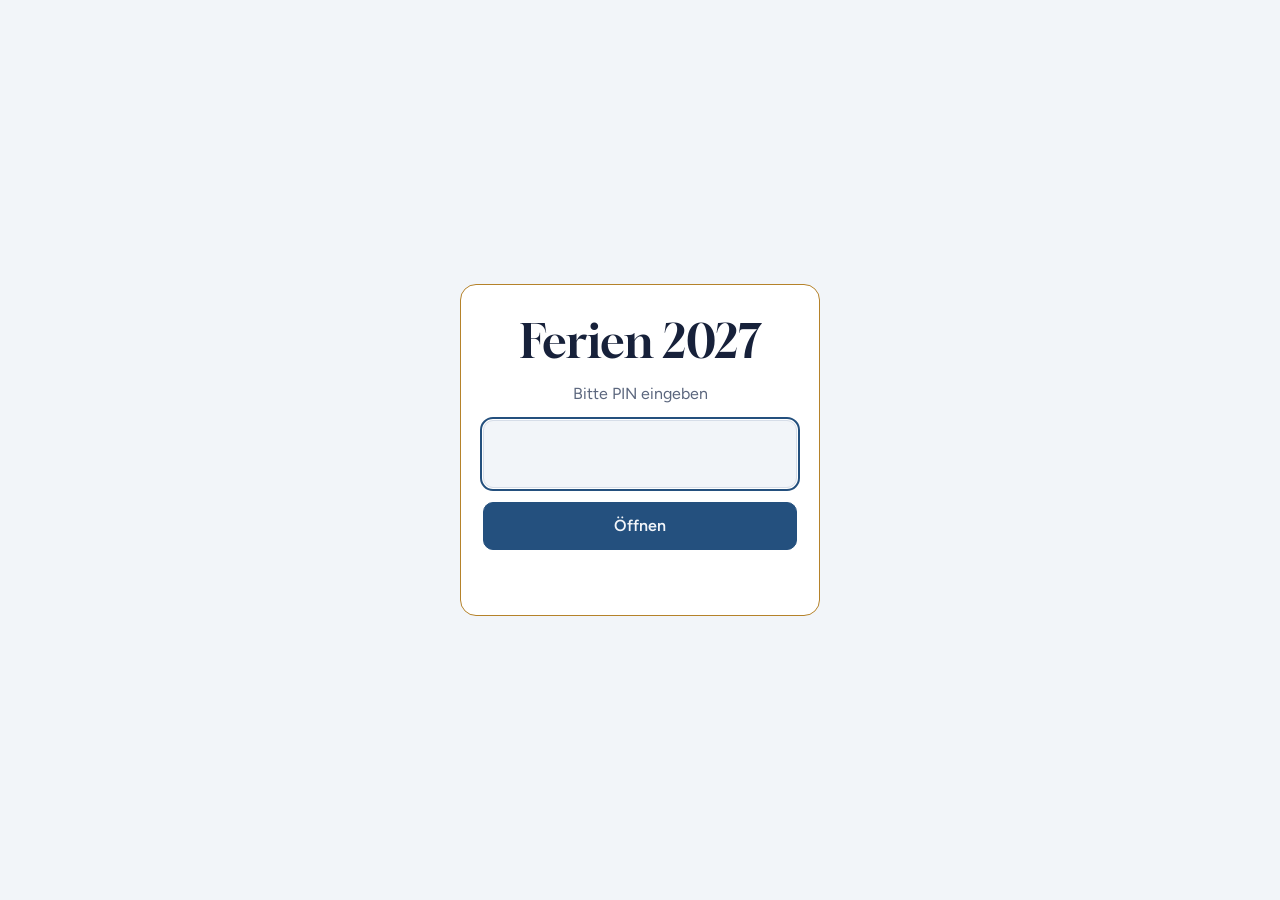
<file: ferien2027/index.html>
<!DOCTYPE html>
<html lang="de">
<head>
<meta charset="utf-8">
<meta name="viewport" content="width=device-width, initial-scale=1, viewport-fit=cover">
<meta name="robots" content="noindex, nofollow">
<title>Ferien 2027</title>
<link rel="preconnect" href="https://fonts.googleapis.com">
<link rel="preconnect" href="https://fonts.gstatic.com" crossorigin>
<link href="https://fonts.googleapis.com/css2?family=Figtree:wght@400;500;600;700&family=Gloock&display=swap" rel="stylesheet">
<style>
:root{--bg:#F2F5F9;--card:#FFF;--ink:#17213A;--muted:#5B667D;--line:#D6DDE8;--lake:#24507E;--gold:#B5822A;--gold-soft:#F6EBD6;--ok:#2E7D4F;--ok-soft:#E3F2E8;--warn:#A4521B;--warn-soft:#FBE9DC}
@media (prefers-color-scheme:dark){:root{--bg:#0F1524;--card:#18213A;--ink:#E8ECF4;--muted:#9AA5BC;--line:#2B3654;--lake:#7FA8D6;--gold:#D9A954;--gold-soft:#3A2F1A;--ok:#7CCB9A;--ok-soft:#18332A;--warn:#E8A070;--warn-soft:#3A2618}}
*{box-sizing:border-box}
html,body{margin:0;background:var(--bg);color:var(--ink);font-family:Figtree,system-ui,sans-serif;font-size:16px;line-height:1.5;-webkit-text-size-adjust:100%}
h1,h2,h3{font-family:Gloock,Georgia,serif;font-weight:400;line-height:1.15;margin:0}
.wrap{max-width:860px;margin:0 auto;padding:28px 16px 64px}
/* lock */
#lock{min-height:100vh;min-height:100dvh;display:flex;align-items:center;justify-content:center;padding:20px}
.lock-card{width:100%;max-width:360px;display:flex;flex-direction:column;align-items:center;gap:14px;text-align:center;padding:30px 22px;border-radius:16px;background:var(--card);border:1px solid var(--gold)}
.lock-card h1{font-size:clamp(36px,10vw,46px)}
.lock-card p{margin:0;color:var(--muted)}
#pin{width:100%;font:inherit;font-size:28px;letter-spacing:.5em;text-align:center;padding:12px 0 12px .5em;border:1px solid var(--line);border-radius:10px;background:var(--bg);color:var(--ink)}
#pin:focus{outline:2px solid var(--lake);outline-offset:1px}
button{font:inherit;font-size:16px;font-weight:600;border-radius:10px;padding:11px 16px;cursor:pointer;border:1px solid var(--lake);background:var(--lake);color:var(--bg);width:100%}
button:disabled{opacity:.6;cursor:wait}
#err{color:var(--warn);min-height:1.5em;font-size:14px}
.shake{animation:sh .35s}
@keyframes sh{20%,60%{transform:translateX(-6px)}40%,80%{transform:translateX(6px)}}
/* content */
.wrap{max-width:720px;padding:14px 14px 56px}
.top{display:flex;justify-content:space-between;align-items:flex-end;gap:10px;padding:4px 2px 12px}
.ey{margin:0;color:var(--gold);font-weight:600;letter-spacing:.12em;text-transform:uppercase;font-size:11px}
.top h1{font-size:30px}
.sub{margin:0;color:var(--muted);font-size:12px;text-align:right;max-width:150px;line-height:1.35}
.tabs{position:sticky;top:0;z-index:10;display:grid;grid-template-columns:repeat(4,1fr);gap:2px;padding:4px;margin:0 -4px 12px;background:var(--card);border:1px solid var(--line);border-radius:14px;box-shadow:0 4px 14px rgba(23,33,58,.07)}
.tabs button{width:auto;background:transparent;color:var(--muted);border:0;border-radius:10px;padding:7px 2px;font-size:18px;line-height:1.1;display:flex;flex-direction:column;align-items:center;gap:2px}
.tabs button span{font-size:12px;font-weight:600}
.tabs button[aria-selected=true]{background:var(--lake);color:var(--bg)}
.panel[hidden]{display:none}
.seg{display:flex;gap:6px;overflow-x:auto;padding:2px 0 8px;scrollbar-width:none}
.seg::-webkit-scrollbar{display:none}
.seg button{width:auto;flex:0 0 auto;background:var(--card);color:var(--ink);border:1px solid var(--line);border-radius:999px;padding:6px 13px;font-size:14px;font-weight:600}
.seg button[aria-pressed=true]{background:var(--ink);color:var(--bg);border-color:var(--ink)}
.legend{font-size:12px;color:var(--muted);margin:0 0 10px;display:flex;align-items:center;flex-wrap:wrap;gap:4px}
.lg{display:inline-block;width:9px;height:9px;border-radius:50%;margin-left:6px}.lg:first-child{margin-left:0}
.lg.ok{background:var(--ok)}.lg.warn{background:var(--warn)}
.grp{margin-bottom:14px}
.grp[hidden]{display:none}
.grp h2{font-family:Figtree,sans-serif;font-weight:700;font-size:13px;text-transform:uppercase;letter-spacing:.08em;color:var(--muted);margin:14px 2px 6px}
.grp h2 small{font-weight:600;text-transform:none;letter-spacing:0;color:var(--gold);margin-left:4px;font-size:13px}
.d{background:var(--card);border:1px solid var(--line);border-radius:14px;margin:6px 0;scroll-margin-top:86px;overflow:hidden}
.d[open]{border-color:var(--lake);box-shadow:0 6px 20px rgba(23,33,58,.08)}
.d summary{list-style:none;cursor:pointer;display:grid;grid-template-columns:30px 1fr auto;gap:10px;align-items:center;padding:11px 12px}
.d summary::-webkit-details-marker{display:none}
.df{font-size:24px;line-height:1}
.dm{min-width:0}
.dm b{display:block;font-size:16px;font-weight:700}
.dm small{display:block;color:var(--muted);font-size:12.5px;line-height:1.35}.dm small.dt{color:var(--ink);white-space:nowrap;font-variant-numeric:tabular-nums}
.rc{font-size:11px;font-weight:700;color:var(--gold);background:var(--gold-soft);border-radius:999px;padding:1px 7px;margin-left:6px;vertical-align:2px}
.dp{text-align:right;line-height:1.1;display:flex;flex-direction:column;align-items:flex-end}
.dp b{font-size:18px;font-variant-numeric:tabular-nums}
.dp small{font-size:11px;color:var(--muted)}
.dp.ok b{color:var(--ok)}.dp.warn b{color:var(--warn)}.dp.city b{color:var(--ink)}
.d summary::after{content:"";width:8px;height:8px;border-right:2px solid var(--muted);border-bottom:2px solid var(--muted);transform:rotate(45deg);grid-column:3;justify-self:end;display:none}
.db{padding:0 12px 12px;border-top:1px solid var(--line)}
.fl{display:flex;gap:8px;font-size:13.5px;margin-top:10px;background:var(--bg);border-radius:10px;padding:8px 10px;line-height:1.4}
.fl span{display:block;color:var(--muted);font-size:12.5px;margin-top:2px}
.fl a{color:var(--lake);font-weight:600}
.fx{list-style:none;padding:0;margin:8px 0 0;display:flex;flex-direction:column;gap:3px;font-size:13px;color:var(--muted)}
.fx b{color:var(--ink);font-weight:600;margin-right:4px}
.hs{list-style:none;padding:0;margin:10px 0 0;display:flex;flex-direction:column;gap:8px}
.h{border:1px solid var(--line);border-radius:12px;padding:10px 11px}
.h1{display:flex;justify-content:space-between;gap:10px;align-items:flex-start}
.hnm{font-weight:700;font-size:15px;line-height:1.3}
.hp{text-align:right;white-space:nowrap;line-height:1.1}
.hp b{font-size:16px;font-variant-numeric:tabular-nums;color:var(--ok)}
.h.over .hp b{color:var(--warn)}
.panel[data-panel=stadt] .hp b{color:var(--ink)}
.hp small{display:block;font-size:10.5px;color:var(--muted)}
.h2{display:flex;flex-wrap:wrap;align-items:center;gap:5px;margin-top:6px}
.rt{background:var(--lake);color:var(--bg);font-weight:700;font-size:12px;border-radius:6px 6px 6px 0;padding:1px 6px}
.st{font-size:12px;color:var(--gold);font-weight:700}
.b{font-size:11.5px;font-weight:700;border-radius:999px;padding:1px 8px}
.b.ai{background:var(--ok-soft);color:var(--ok)}.b.bf{background:var(--gold-soft);color:var(--gold)}
.hh{font-size:11.5px;color:var(--muted);margin-left:auto}
.hn2{margin:6px 0 0;font-size:13px;color:var(--muted);line-height:1.4}
.hf{margin:6px 0 0;font-size:12.5px;line-height:1.4;background:var(--bg);border-radius:8px;padding:6px 8px;color:var(--muted)}
.hl{display:flex;gap:6px;margin-top:8px}
.hl a{flex:1;text-align:center;font-size:13px;font-weight:600;color:var(--lake);text-decoration:none;border:1px solid var(--line);border-radius:9px;padding:5px 0}
.hl a:active{background:var(--bg)}
.tn{margin:10px 2px 0;font-size:13px;color:var(--muted)}
.hint{font-size:13px;color:var(--muted);margin:0 2px 10px}
.pgrp{background:var(--card);border:1px solid var(--line);border-radius:14px;padding:10px 12px;margin-bottom:12px}
.pgrp h3{font-family:Figtree,sans-serif;font-weight:700;font-size:15px;display:flex;justify-content:space-between;align-items:center;margin:2px 0 6px}
.pgrp h3 span{font-size:11px;color:var(--gold);background:var(--gold-soft);border-radius:999px;padding:2px 8px}
.po{display:flex;justify-content:space-between;align-items:center;gap:10px;padding:8px 0;border-top:1px solid var(--line)}
.po-l b{display:block;font-size:15px}
.po-l span{display:block;font-size:14px;font-variant-numeric:tabular-nums}
.po-l small{display:block;font-size:12px;color:var(--muted)}
.po-r{text-align:right;line-height:1.15;white-space:nowrap}
.po-r b{font-size:20px}.po-r span{font-size:11px;color:var(--muted);margin-left:3px}
.po-r em{display:block;font-style:normal;font-size:12px;color:var(--muted)}
.ic{background:var(--card);border:1px solid var(--line);border-radius:14px;padding:0 14px;margin-bottom:10px}
.ic summary{cursor:pointer;font-weight:700;padding:12px 0;list-style:none}
.ic summary::-webkit-details-marker{display:none}
.ic ul{margin:0 0 12px;padding-left:18px;font-size:14px}.ic li{margin:5px 0}
.foot{text-align:center;color:var(--muted);font-size:12px;margin-top:24px}
.foot a{color:var(--lake)}

/* app additions */
.topr{display:flex;flex-direction:column;align-items:flex-end;gap:6px}
.edbtn{width:auto;font-size:13px;padding:5px 11px;border-radius:999px;background:var(--card);color:var(--ink);border:1px solid var(--line)}
body.edit .edbtn{background:var(--gold);border-color:var(--gold);color:#fff}
.ed{display:none}
body.edit .ed{display:flex}
.edrow{gap:6px;flex-wrap:wrap;margin-top:8px}
.edrow button,.addbtn{width:auto;font-size:13px;font-weight:600;padding:5px 10px;border-radius:9px;background:var(--bg);color:var(--lake);border:1px dashed var(--lake)}
.edrow button.del{color:var(--warn);border-color:var(--warn)}
.addbtn{width:100%;margin:6px 0;padding:9px;border-radius:12px}
body.edit .addbtn.ed{display:block}
.grp h2{display:flex;align-items:center;gap:6px}
.grp h2 .ed{margin-left:auto;gap:4px}
.grp h2 .ed button{width:auto;font-size:12px;padding:2px 8px;border-radius:8px;background:var(--card);color:var(--lake);border:1px solid var(--line);text-transform:none;letter-spacing:0}
.grp h2 .ed button.del{color:var(--warn)}
.pend{color:var(--muted)!important;font-size:13px!important}
.chk{font-size:11px;color:var(--muted);display:block;margin-top:3px}
.empty{color:var(--muted);font-size:13px;margin:8px 2px}
/* sheet */
#sheet{position:fixed;inset:0;z-index:50;background:rgba(10,15,30,.45);display:flex;align-items:flex-end;justify-content:center}
#sheet[hidden]{display:none}
.sh{background:var(--card);width:100%;max-width:560px;max-height:92vh;max-height:92dvh;overflow:auto;border-radius:18px 18px 0 0;padding:16px 16px calc(16px + env(safe-area-inset-bottom))}
@media(min-width:600px){#sheet{align-items:center}.sh{border-radius:18px}}
.sh h3{font-family:Figtree,sans-serif;font-weight:700;font-size:18px;margin:0 0 10px}
.sh label{display:block;font-size:12.5px;font-weight:600;color:var(--muted);margin:9px 0 3px}
.sh input,.sh select,.sh textarea{width:100%;font:inherit;font-size:16px;padding:9px 10px;border:1px solid var(--line);border-radius:10px;background:var(--bg);color:var(--ink)}
.sh textarea{min-height:64px;resize:vertical}
.sh .row{display:grid;grid-template-columns:1fr 1fr;gap:8px}
.sh .cb{display:flex;align-items:center;gap:8px;font-size:14px;color:var(--ink);font-weight:500;margin-top:12px}
.sh .cb input{width:20px;height:20px}
.sh .hintx{font-size:12px;color:var(--muted);margin:4px 0 0}
.sh details{margin-top:10px}.sh details summary{font-size:13px;color:var(--lake);cursor:pointer}
.shb{display:flex;gap:8px;margin-top:16px}
.shb button.sec{background:var(--bg);color:var(--ink);border-color:var(--line)}
#toast{position:fixed;left:50%;bottom:calc(18px + env(safe-area-inset-bottom));transform:translateX(-50%);z-index:60;background:var(--ink);color:var(--bg);padding:10px 16px;border-radius:12px;font-size:14px;max-width:90vw;box-shadow:0 8px 24px rgba(0,0,0,.25)}
#toast[hidden]{display:none}
.spin{display:inline-block;width:14px;height:14px;border:2px solid currentColor;border-right-color:transparent;border-radius:50%;animation:rot .7s linear infinite;vertical-align:-2px}
@keyframes rot{to{transform:rotate(360deg)}}

.bdg{display:flex;flex-wrap:wrap;gap:5px;margin-top:7px}
.bdg:empty{display:none}
.b.nw{background:#e8eefc;color:#2b4fb3}
.b.ad{background:#fbe9f2;color:#a2336b}
.b.sea{background:#e3f5ec;color:#1f7a4c}
.b.wav{background:#fdf0e1;color:#a65b0f}
.b.fc{background:#eef6e6;color:#4a7a1f}
.hd{margin:8px 0 0;display:grid;gap:3px;font-size:13px;line-height:1.35}
.hd div{display:grid;grid-template-columns:104px 1fr;gap:6px}
.hd dt{color:var(--muted);font-weight:600;white-space:nowrap}
.hd dd{margin:0;color:var(--ink)}
.hd .warn dd{color:var(--warn)}
@media(max-width:360px){.hd div{grid-template-columns:1fr}.hd dt{font-size:12px}}
</style>
</head>
<body>
<div id="lock">
  <form class="lock-card" id="f" autocomplete="off">
    <h1>Ferien 2027</h1>
    <p>Bitte PIN eingeben</p>
    <input id="pin" type="password" inputmode="numeric" pattern="[0-9]*" maxlength="4" aria-label="PIN" autofocus>
    <button id="go" type="submit">Öffnen</button>
    <div id="err" role="alert"></div>
  </form>
</div>
<main class="wrap" id="app" hidden></main>
<div id="sheet" hidden></div>
<div id="toast" hidden></div>
<script>
const API = "https://cialuwwynrruydkcrkbe.supabase.co/functions/v1/ferien";
const KEY = "ferien2027-pin";
const ss = (k, v) => { try { v == null ? localStorage.removeItem(k) : localStorage.setItem(k, v) } catch (_) {} };
const sg = k => { try { return localStorage.getItem(k) || sessionStorage.getItem(k) } catch (_) { return null } };
let PIN = null, D = null, EDIT = false;

async function api(action, body = {}) {
  const r = await fetch(API, { method: "POST", headers: { "Content-Type": "application/json", "x-pin": PIN }, body: JSON.stringify({ action, ...body }) });
  const j = await r.json().catch(() => ({ error: "Serverfehler" }));
  if (!r.ok) { const e = new Error(j.error || "Fehler"); e.status = r.status; throw e; }
  return j;
}

/* helpers */
const esc = s => String(s ?? "").replace(/[&<>"']/g, c => ({ "&": "&amp;", "<": "&lt;", ">": "&gt;", '"': "&quot;", "'": "&#39;" }[c]));
const chf = n => Math.round(n).toString().replace(/\B(?=(\d{3})+(?!\d))/g, "'");
const WD = ["So", "Mo", "Di", "Mi", "Do", "Fr", "Sa"];
const dt = s => { if (!s) return ""; const d = new Date(s + "T12:00:00"); return `${WD[d.getDay()]} ${String(d.getDate()).padStart(2, "0")}.${String(d.getMonth() + 1).padStart(2, "0")}.`; };
const nights = t => t.date_from && t.date_to ? Math.round((Date.parse(t.date_to) - Date.parse(t.date_from)) / 864e5) : 0;
const dshort = iso => { if (!iso) return ""; const d = new Date(iso); return `${String(d.getDate()).padStart(2, "0")}.${String(d.getMonth() + 1).padStart(2, "0")}.`; };
const budget = () => 2 * Number(D.settings.budget || 2000);
const hotelsOf = t => D.hotels.filter(h => h.trip_id === t.id).sort((a, b) => (a.total2 ?? 1e9) - (b.total2 ?? 1e9));
const pp = (h, t) => h.total2 == null ? null : Number(h.total2) + 2 * Number(t.flight_pp || 0);
function bkLink(h, t) {
  try {
    const u = new URL(h.booking_url);
    if (t.date_from && t.date_to) { u.searchParams.set("checkin", t.date_from); u.searchParams.set("checkout", t.date_to); }
    return u.toString();
  } catch (_) { return h.booking_url || "#"; }
}
function toast(m, ms = 3200) { const t = document.getElementById("toast"); t.innerHTML = m; t.hidden = false; clearTimeout(t._t); t._t = setTimeout(() => t.hidden = true, ms); }

/* render */
const SEA = { ruhig: ["sea", "🌊 Ruhiges Meer"], leicht: ["wav", "〰️ Leichte Wellen"], wellen: ["wav", "〰️ Wellen"] };
function badges(h) {
  const out = [];
  const ml = h.meal || "", ai = /inclusive/i.test(ml);
  if (ml) out.push(`<span class="b ${ai ? "ai" : "bf"}">${ai ? "🍹" : "🍳"} ${esc(ml)}</span>`);
  const yo = Number(h.year_open) || 0, yr = Number(h.year_reno) || 0;
  if (yo >= 2021 && yo >= yr) out.push(`<span class="b nw">🆕 Neu ${yo}</span>`);
  else if (yr >= 2021) out.push(`<span class="b nw">🔨 Renoviert ${yr}</span>`);
  if (h.adults_only) out.push(`<span class="b ad">💑 Adults only</span>`);
  if (SEA[h.sea]) out.push(`<span class="b ${SEA[h.sea][0]}">${SEA[h.sea][1]}</span>`);
  if (h.free_cancel) out.push(`<span class="b fc">✅ Gratis Storno</span>`);
  return out.join("");
}
function details(h, isBeach) {
  const rows = [["🏨", "Zustand", h.d_state], ["🛏️", "Zimmer", h.d_room], [isBeach ? "🏖️" : "📍", isBeach ? "Strand" : "Lage", h.d_loc],
    ["🍽️", "Essen", h.d_food], ["✨", "Besonderes", h.d_extra], ["⚠️", "Achtung", h.d_warn], ["💳", "Angebot", h.d_offer]].filter(r => r[2]);
  if (!rows.length) return (h.note ? `<p class="hn2">${esc(h.note)}</p>` : "") + (h.food ? `<p class="hf">🍽️ ${esc(h.food)}</p>` : "");
  return `<dl class="hd">${rows.map(([i, l, v]) => `<div class="${l === "Achtung" ? "warn" : ""}"><dt>${i} ${l}</dt><dd>${esc(v)}</dd></div>`).join("")}</dl>`;
}
function hotelRow(h, t, isBeach) {
  const p = pp(h, t);
  const over = isBeach && p != null && p > budget();
  const rat = h.rating ? `<span class="rt">${esc(h.rating)}</span>` : "";
  const price = p == null ? `<b class="pend">Preis offen</b>` : `<b>${chf(p)}</b><small>total für 2</small>`;
  const info = h.total2 == null ? (h.price_info ? esc(h.price_info) : "") :
    `Hotel ${chf(h.total2)}${h.d_offer ? "" : " · " + esc(h.src || "")}${h.price_checked_at ? " · " + dshort(h.price_checked_at) : ""}`;
  return `<li class="h${over ? " over" : ""}" data-h="${h.id}">
  <div class="h1"><span class="hnm">${esc(h.name)}</span><span class="hp">${price}</span></div>
  <div class="h2">${rat}<span class="st">${esc(h.stars || "")}</span><span class="hh">${info}</span></div>
  <div class="bdg">${badges(h)}</div>
  ${details(h, isBeach)}
  ${/^Google/.test(h.src || "") && h.price_info ? `<p class="hn2" style="font-size:11.5px">Google-Treffer: ${esc(h.price_info)}</p>` : ""}
  <div class="hl"><a href="${esc(bkLink(h, t))}" target="_blank" rel="noopener">🛏️ Booking</a><a href="${esc(h.maps_url || "#")}" target="_blank" rel="noopener">📍 Karte</a></div>
  <div class="ed edrow"><button data-act="hedit" data-id="${h.id}">✏️ Bearbeiten</button><button data-act="hprice" data-id="${h.id}">🔄 Preis suchen</button><button class="del" data-act="hdel" data-id="${h.id}">🗑️ Löschen</button></div>
</li>`;
}

function card(t, isBeach) {
  const hs = hotelsOf(t);
  const prices = hs.map(h => pp(h, t)).filter(x => x != null);
  const lo = prices.length ? Math.min(...prices) : null;
  const cls = !isBeach ? "city" : lo == null ? "" : lo > budget() ? "warn" : "ok";
  const n = nights(t);
  const d1 = t.flight_out || t.date_from, d2 = t.flight_back || t.date_to;
  const dates = d1 ? `${dt(d1)} – ${dt(d2)}${n ? ` · ${n} Nächte` : ""}` : "Daten offen";
  const fp = t.flight_pp != null ? `Flug CHF ${chf(t.flight_pp * 2)}${t.flight_pp_max ? "–" + chf(t.flight_pp_max * 2) : ""} für 2, hin &amp; zurück` : "Flugpreis offen";
  const extras = (t.extras || []).map(([k, v]) => `<li><b>${esc(k)}</b> ${esc(v)}</li>`).join("");
  const fa = t.flight_auto ? `<span>${esc(t.flight_auto)}${t.flight_url ? ` · <a href="${esc(t.flight_url)}" target="_blank" rel="noopener">ansehen</a>` : ""}</span>` : "";
  return `<details class="d" id="t-${t.id}" data-t="${t.id}">
<summary>
  <span class="df">${esc(t.flag || "📍")}</span>
  <span class="dm"><b>${esc(t.title)}${t.reco ? '<span class="rc">★ Tipp</span>' : ""}</b><small>${esc(t.subtitle || "")}</small><small class="dt">${dates}</small></span>
  <span class="dp ${cls}">${lo == null ? '<small>Preis</small><b class="pend">offen</b>' : `<small>ab CHF</small><b>${chf(lo)}</b><small>für 2</small>`}</span>
</summary>
<div class="db">
  <div class="fl">✈️ <div>${t.flight_info || ""}${fa}<span>${fp}</span></div></div>
  ${extras ? `<ul class="fx">${extras}</ul>` : ""}
  <div class="ed edrow"><button data-act="tedit" data-id="${t.id}">✏️ Reise bearbeiten</button><button data-act="fprice" data-id="${t.id}">✈️ Flugpreis suchen</button><button class="del" data-act="tdel" data-id="${t.id}">🗑️ Reise löschen</button></div>
  <ul class="hs">${hs.map(h => hotelRow(h, t, isBeach)).join("") || '<li class="empty">Noch keine Hotels</li>'}</ul>
  <button class="addbtn ed" data-act="hnew" data-id="${t.id}">＋ Hotel hinzufügen</button>
  ${t.note ? `<p class="tn">💡 ${esc(t.note)}</p>` : ""}
</div>
</details>`;
}

function group(r) {
  const isBeach = r.category === "strand";
  const ts = D.trips.filter(t => t.region_id === r.id).sort((a, b) => a.sort - b.sort);
  return `<div class="grp" data-region="${r.id}"><h2>${esc(r.name)} <small>${esc(r.sub || "")}</small>
  <span class="ed"><button data-act="redit" data-id="${r.id}">✏️ Bearbeiten</button><button class="del" data-act="rdel" data-id="${r.id}">🗑️ Löschen</button></span></h2>
  ${ts.map(t => card(t, isBeach)).join("") || '<p class="empty">Noch keine Reisen</p>'}
  <button class="addbtn ed" data-act="tnew" data-id="${r.id}">＋ Reise / Ort in ${esc(r.name)}</button></div>`;
}

function render() {
  const app = document.getElementById("app");
  const openId = app.querySelector("details.d[open]")?.dataset.t;
  const regs = D.regions.slice().sort((a, b) => a.sort - b.sort);
  const strand = regs.filter(r => r.category === "strand"), stadt = regs.filter(r => r.category === "stadt");
  const f = sg("ferien2027-f2") || "all";
  app.innerHTML = `
<header class="top">
  <div><p class="ey">Bejhan &amp; Mirela</p><h1>Ferien 2027</h1></div>
  <div class="topr"><p class="sub">Ab Zürich · Direktflüge · Rückflug Samstag</p><button class="edbtn" data-act="edit">${EDIT ? "✓ Fertig" : "✏️ Bearbeiten"}</button></div>
</header>
<nav class="tabs" role="tablist">
  <button role="tab" data-tab="strand">🏝️<span>Strand</span></button>
  <button role="tab" data-tab="stadt">🏙️<span>Stadt</span></button>
  <button role="tab" data-tab="plan">🗓️<span>Ferien</span></button>
  <button role="tab" data-tab="infos">ℹ️<span>Infos</span></button>
</nav>
<section class="panel" data-panel="strand">
  <div class="seg" role="group" aria-label="Region"><button data-f="all">Alle</button>${strand.map(r => `<button data-f="${r.id}">${esc(r.name)}</button>`).join("")}</div>
  <p class="legend">Preise total für 2 inkl. Flug · <span class="lg ok"></span> im Budget (≤ CHF ${chf(budget())}) · <span class="lg warn"></span> darüber</p>
  ${strand.map(group).join("")}
  <button class="addbtn ed" data-act="rnew" data-cat="strand">＋ Neue Region / Land</button>
</section>
<section class="panel" data-panel="stadt">
  <p class="legend">Preise total für 2 = Hotel + Flug</p>
  ${stadt.map(group).join("")}
  <button class="addbtn ed" data-act="rnew" data-cat="stadt">＋ Neue Kategorie</button>
</section>
<section class="panel" data-panel="plan">${D.settings.plan_html || ""}</section>
<section class="panel" data-panel="infos">${D.settings.infos_html || ""}
  ${D.has_key ? "" : '<p class="hint">⚠️ Automatische Preissuche noch nicht aktiv – SerpApi-Key fehlt.</p>'}</section>
<p class="foot">Live-Daten · <a href="#" data-act="lock">Sperren</a></p>`;
  const tabs = [...app.querySelectorAll("[data-tab]")], panels = [...app.querySelectorAll("[data-panel]")];
  const sel = t => { tabs.forEach(b => b.setAttribute("aria-selected", b.dataset.tab === t)); panels.forEach(p => p.hidden = p.dataset.panel !== t); ss("ferien2027-tab", t); };
  tabs.forEach(b => b.onclick = () => { sel(b.dataset.tab); window.scrollTo({ top: 0, behavior: "smooth" }); });
  const segs = [...app.querySelectorAll("[data-f]")], grps = [...app.querySelectorAll('[data-panel=strand] .grp')];
  const filt = f => { if (!segs.some(b => b.dataset.f === f)) f = "all"; segs.forEach(b => b.setAttribute("aria-pressed", b.dataset.f === f)); grps.forEach(g => g.hidden = !(f === "all" || g.dataset.region === f)); ss("ferien2027-f2", f); };
  segs.forEach(b => b.onclick = () => filt(b.dataset.f));
  const ds = [...app.querySelectorAll("details.d")];
  ds.forEach(d => d.addEventListener("toggle", () => { if (d.open && !d._quiet) { ds.forEach(o => { if (o !== d) o.open = false }); setTimeout(() => d.scrollIntoView({ behavior: "smooth", block: "start" }), 30); } d._quiet = false; }));
  sel(sg("ferien2027-tab") || "strand"); filt(f);
  if (openId) { const d = document.getElementById("t-" + openId); if (d) { d._quiet = true; d.open = true; } }
}

/* forms */
const MEALS = ["All inclusive", "Frühstück inkl.", "Halbpension", "Vollpension", "Nur Zimmer", ""];
const STARS = ["", "2★", "3★", "4★", "5★"];
function field(f, v) {
  const id = "f_" + f.k, val = v ?? f.def ?? "";
  if (f.type === "select") return `<label for="${id}">${f.l}</label><select id="${id}" name="${f.k}">${f.opts.map(o => { const [ov, ol] = Array.isArray(o) ? o : [o, o || "–"]; return `<option value="${esc(ov)}"${String(ov) === String(val) ? " selected" : ""}>${esc(ol)}</option>` }).join("")}</select>`;
  if (f.type === "check") return `<label class="cb"><input type="checkbox" name="${f.k}"${val ? " checked" : ""}> ${f.l}</label>`;
  if (f.type === "area") return `<label for="${id}">${f.l}</label><textarea id="${id}" name="${f.k}" placeholder="${esc(f.ph || "")}">${esc(val)}</textarea>`;
  return `<label for="${id}">${f.l}</label><input id="${id}" name="${f.k}" type="${f.type || "text"}" value="${esc(val)}" placeholder="${esc(f.ph || "")}"${f.req ? " required" : ""}${f.type === "number" ? ' step="any" inputmode="decimal"' : ""}>`;
}
function openForm(title, fields, values, onSave, adv = []) {
  const sh = document.getElementById("sheet");
  const rows = fields.map(f => Array.isArray(f) ? `<div class="row">${f.map(x => `<div>${field(x, values[x.k])}</div>`).join("")}</div>` : field(f, values[f.k]) + (f.hint ? `<p class="hintx">${f.hint}</p>` : "")).join("");
  const advh = adv.length ? `<details><summary>Erweitert</summary>${adv.map(f => field(f, values[f.k]) + (f.hint ? `<p class="hintx">${f.hint}</p>` : "")).join("")}</details>` : "";
  sh.innerHTML = `<form class="sh" id="frm"><h3>${title}</h3>${rows}${advh}<div class="shb"><button type="button" class="sec" id="fcancel">Abbrechen</button><button type="submit" id="fsave">Speichern</button></div></form>`;
  sh.hidden = false;
  document.getElementById("fcancel").onclick = () => sh.hidden = true;
  sh.onclick = e => { if (e.target === sh) sh.hidden = true; };
  document.getElementById("frm").onsubmit = async e => {
    e.preventDefault();
    const fd = new FormData(e.target), o = {};
    [...fields.flat(), ...adv].forEach(f => { o[f.k] = f.type === "check" ? fd.has(f.k) : (fd.get(f.k) ?? "").toString().trim(); if (f.type === "number") o[f.k] = o[f.k] === "" ? null : Number(o[f.k].replace(/'/g, "").replace(",", ".")); });
    const btn = document.getElementById("fsave"); btn.disabled = true; btn.innerHTML = '<span class="spin"></span> Speichern…';
    try { await onSave(o); sh.hidden = true; } catch (err) { toast("⚠️ " + esc(err.message)); } finally { btn.disabled = false; btn.textContent = "Speichern"; }
  };
  setTimeout(() => sh.querySelector("input,select")?.focus(), 50);
}

async function reload() { const j = await api("load"); D = j; render(); }

function regionForm(r, cat) {
  r = r || { category: cat, sort: (D.regions.filter(x => x.category === cat).length + 1) };
  openForm(r.id ? "Region bearbeiten" : "Neue Region / Land", [
    { k: "name", l: "Name (mit Emoji)", ph: "z.B. 🇬🇷 Griechenland", req: true },
    [{ k: "sub", l: "Zusatz", ph: "z.B. Juni" }, { k: "sort", l: "Reihenfolge", type: "number" }],
    { k: "category", l: "Kategorie", type: "select", opts: [["strand", "🏝️ Strandferien"], ["stadt", "🏙️ Städtereise"]] },
  ], r, async o => { await api("save_region", { region: { ...o, id: r.id } }); await reload(); toast("✓ Gespeichert"); });
}

function tripForm(t, regionId) {
  const isNew = !t;
  t = t || { region_id: regionId, reco: false, sort: D.trips.filter(x => x.region_id === regionId).length, extras: [] };
  const ex = (t.extras || []).map(([k, v]) => `${k}: ${v}`).join("\n");
  openForm(isNew ? "Neue Reise / Ort" : "Reise bearbeiten", [
    { k: "region_id", l: "Region", type: "select", opts: D.regions.map(r => [r.id, r.name]) },
    [{ k: "flag", l: "Flagge", ph: "🇬🇷" }, { k: "title", l: "Ort *", ph: "z.B. Kreta", req: true }],
    { k: "subtitle", l: "Untertitel", ph: "z.B. Griechenland · Chania" },
    [{ k: "city", l: "Ort für Suche", ph: "z.B. Chania Crete", hint: "" }, { k: "airport", l: "Flughafen (IATA)", ph: "z.B. CHQ" }],
    [{ k: "date_from", l: "Hotel ab", type: "date" }, { k: "date_to", l: "Hotel bis", type: "date" }],
    [{ k: "flight_total", l: "Flugpreis total für 2 (CHF)", type: "number", ph: "leer = suchen" }, { k: "flight_total_max", l: "bis (optional)", type: "number" }],
    { k: "flight_info", l: "Flug-Info", type: "area", ph: "z.B. Edelweiss nonstop, Hin 10:00 → 14:00" },
    { k: "note", l: "Notiz / Tipp", type: "area" },
    { k: "reco", l: "★ Als Tipp markieren", type: "check" },
    { k: "search", l: "✈️ Flugpreis automatisch suchen (Google Flights)", type: "check", def: isNew || t.flight_pp == null },
  ], { ...t, extras_txt: ex, search: undefined, flight_total: t.flight_pp != null ? Math.round(t.flight_pp * 2 * 100) / 100 : null, flight_total_max: t.flight_pp_max != null ? t.flight_pp_max * 2 : null }, async o => {
    o.flight_pp = o.flight_total == null ? null : o.flight_total / 2; o.flight_pp_max = o.flight_total_max == null ? null : o.flight_total_max / 2; delete o.flight_total; delete o.flight_total_max;
    const extras = (o.extras_txt || "").split("\n").map(l => l.split(/:\s*/)).filter(a => a[0]).map(([k, ...v]) => [k.trim(), v.join(": ").trim()]);
    const search = o.search && (o.flight_pp == null || !isNew); delete o.search; delete o.extras_txt;
    const j = await api("save_trip", { trip: { ...o, extras, id: t.id }, search });
    await reload();
    const id = j.trip.id; const d = document.getElementById("t-" + id); if (d) d.open = true;
    toast(j.price ? (j.price.ok ? `✓ Gespeichert · Flug CHF ${chf(j.price.price2)} für 2` : `✓ Gespeichert · Flugsuche: ${esc(j.price.error)}`) : (o.search === false || D.has_key ? "✓ Gespeichert" : "✓ Gespeichert · Preissuche inaktiv (kein API-Key)"), 5000);
  }, [
    [{ k: "flight_out", l: "Hinflug (falls anders)", type: "date" }, { k: "flight_back", l: "Rückflug (falls anders)", type: "date" }],
    { k: "flight_url", l: "Flug-Link", ph: "https://…" },
    { k: "extras_txt", l: "Weitere Infos (eine pro Zeile «Titel: Text»)", type: "area", ph: "Transfer: ca. 30 Min." },
    { k: "sort", l: "Reihenfolge", type: "number" },
  ]);
}

function hotelForm(h, tripId) {
  const isNew = !h;
  const t = D.trips.find(x => x.id === (h?.trip_id || tripId));
  const isBeach = D.regions.find(r => r.id === t.region_id)?.category === "strand";
  h = h || { trip_id: tripId, meal: isBeach ? "All inclusive" : "", sort: 0 };
  openForm(isNew ? `Hotel hinzufügen · ${esc(t.title)}` : "Hotel bearbeiten", [
    { k: "name", l: "Hotelname *", ph: "z.B. Iberostar Selection …", req: true },
    [{ k: "stars", l: "Sterne", type: "select", opts: STARS }, { k: "rating", l: "Bewertung", ph: "z.B. 8.7" }],
    { k: "meal", l: "Verpflegung", type: "select", opts: MEALS.map(m => [m, m || "–"]) },
    { k: "total2", l: `Preis total für 2 Personen (CHF, ${nights(t)} Nächte)`, type: "number", ph: "leer = automatisch suchen" },
    [{ k: "year_open", l: "Eröffnet (Jahr)", type: "number", ph: "z.B. 2022" }, { k: "year_reno", l: "Renoviert (Jahr)", type: "number", ph: "z.B. 2024" }],
    { k: "sea", l: isBeach ? "Meer / Baden" : "Meer", type: "select", opts: [["", "–"], ["ruhig", "🌊 Ruhiges Meer"], ["leicht", "〰️ Leichte Wellen"], ["wellen", "〰️ Wellen"]] },
    { k: "adults_only", l: "💑 Adults only", type: "check" },
    { k: "free_cancel", l: "✅ Gratis Storno", type: "check" },
    { k: "d_state", l: "🏨 Zustand", ph: "z.B. Komplett renoviert, Wiedereröffnung 2025" },
    { k: "d_room", l: "🛏️ Zimmer", ph: "z.B. Juniorsuite mit Jacuzzi" },
    { k: "d_loc", l: isBeach ? "🏖️ Strand" : "📍 Lage", ph: isBeach ? "z.B. Sandstrand Bávaro, gut zum Baden" : "z.B. Altstadt, nahe Hagia Sophia" },
    { k: "d_food", l: "🍽️ Essen", ph: "z.B. 7 Restaurants · sehr gelobt / gelobt / gemischt / schwach" },
    { k: "d_extra", l: "✨ Besonderes", ph: "z.B. Rooftop-Pool" },
    { k: "d_warn", l: "⚠️ Achtung", ph: "z.B. Wellen, auf Flagge achten" },
    { k: "d_offer", l: "💳 Angebot", ph: "z.B. trivago · Junior Suite · gratis Storno bis 29.03." },
    { k: "search", l: "🔄 Preis automatisch suchen (Google Hotels)", type: "check", def: isNew },
  ], { ...h, search: undefined }, async o => {
    const search = o.search; delete o.search;
    if (o.total2 != null && (isNew || o.total2 !== Number(h.total2))) { o.src = o.src || "manuell"; o.price_status = "ok"; }
    if (o.booking_url === "") o.booking_url = null;
    if (o.maps_url === "") o.maps_url = null;
    const j = await api("save_hotel", { hotel: { ...o, trip_id: h.trip_id, id: h.id }, search: search && (o.total2 == null || !isNew) });
    await reload();
    toast(j.price ? (j.price.ok ? `✓ Gespeichert · Preis gefunden: CHF ${chf(j.price.hotel.total2)} für 2` : `✓ Gespeichert · ${esc(j.price.error)}`) : "✓ Gespeichert · Booking- & Karten-Link erstellt", 5000);
  }, [
    { k: "src", l: "Quelle (kurz)", ph: "Booking / Trivago / manuell" },
    { k: "note", l: "Alte Beschreibung (nur falls keine Felder oben)", type: "area" },
    { k: "booking_url", l: "Booking-Link", hint: "Leer lassen = automatisch erstellen" },
    { k: "maps_url", l: "Karten-Link", hint: "Leer lassen = automatisch erstellen" },
  ]);
}

async function busy(btn, fn) { const t = btn.innerHTML; btn.disabled = true; btn.innerHTML = '<span class="spin"></span> Suche…'; try { await fn(); } catch (e) { toast("⚠️ " + esc(e.message)); } finally { btn.disabled = false; btn.innerHTML = t; } }

document.addEventListener("click", e => { onClick(e).catch(x => toast("⚠️ " + esc(x.message))); });
async function onClick(e) {
  const b = e.target.closest("[data-act]"); if (!b) return;
  const a = b.dataset.act, id = b.dataset.id;
  if (["edit", "lock"].includes(a) || b.tagName === "BUTTON") e.preventDefault();
  if (a === "edit") { EDIT = !EDIT; document.body.classList.toggle("edit", EDIT); b.textContent = EDIT ? "✓ Fertig" : "✏️ Bearbeiten"; return; }
  if (a === "lock") { ss(KEY, null); location.reload(); return; }
  if (a === "rnew") return regionForm(null, b.dataset.cat);
  if (a === "redit") return regionForm(D.regions.find(r => r.id === id));
  if (a === "rdel") { const r = D.regions.find(x => x.id === id); const n = D.trips.filter(t => t.region_id === id).length; if (!confirm(`Region «${r.name}» löschen?${n ? `\nAuch ${n} Reise(n) mit allen Hotels werden gelöscht.` : ""}`)) return; await api("delete_region", { id }); await reload(); return toast("🗑️ Gelöscht"); }
  if (a === "tnew") return tripForm(null, id);
  if (a === "tedit") return tripForm(D.trips.find(t => t.id === id));
  if (a === "tdel") { const t = D.trips.find(x => x.id === id); if (!confirm(`Reise «${t.title}» mit allen Hotels löschen?`)) return; await api("delete_trip", { id }); await reload(); return toast("🗑️ Gelöscht"); }
  if (a === "hnew") return hotelForm(null, id);
  if (a === "hedit") return hotelForm(D.hotels.find(h => h.id === id));
  if (a === "hdel") { const h = D.hotels.find(x => x.id === id); if (!confirm(`Hotel «${h.name}» löschen?`)) return; await api("delete_hotel", { id }); await reload(); return toast("🗑️ Gelöscht"); }
  if (a === "hprice" || a === "fprice") {
    return busy(b, async () => {
      const j = await api(a === "hprice" ? "hotel_price" : "flight_price", { id });
      await reload();
      toast(j.ok ? (a === "hprice" ? `✓ CHF ${chf(j.hotel.total2)} für 2 (${esc(j.matched)})` : `✓ Flug CHF ${chf(j.price2)} für 2`) : "⚠️ " + esc(j.error), 5000);
    });
  }
}

/* lock */
const f = document.getElementById("f"), pin = document.getElementById("pin"), go = document.getElementById("go"), err = document.getElementById("err");
async function tryPin(v, silent) {
  go.disabled = true; err.textContent = ""; PIN = v;
  try {
    D = await api("load"); ss(KEY, v);
    document.getElementById("lock").remove(); document.getElementById("app").hidden = false; render();
  } catch (e) {
    if (e.status === 503) { showOffline(v); return; }
    pin.hidden = go.hidden = false; f.querySelector("p").textContent = "Bitte PIN eingeben";
    if (!silent) { err.textContent = e.status === 401 ? "Falscher PIN" : e.message; f.classList.remove("shake"); void f.offsetWidth; f.classList.add("shake"); pin.value = ""; pin.focus(); }
    if (e.status === 401) ss(KEY, null);
  } finally { go.disabled = false; }
}
function showOffline(v) {
  pin.hidden = true; go.hidden = true; err.textContent = "";
  f.querySelector("p").textContent = "Die Seite ist gerade offline. Schau später wieder vorbei.";
  clearTimeout(showOffline.t); showOffline.t = setTimeout(() => tryPin(v, true), 30000);
}
f.onsubmit = e => { e.preventDefault(); if (pin.value) tryPin(pin.value); };
pin.oninput = () => { pin.value = pin.value.replace(/\D/g, ""); if (pin.value.length === 4) tryPin(pin.value); };
const saved = sg(KEY); if (saved) tryPin(saved, true);
</script>
</body>
</html>
</file>
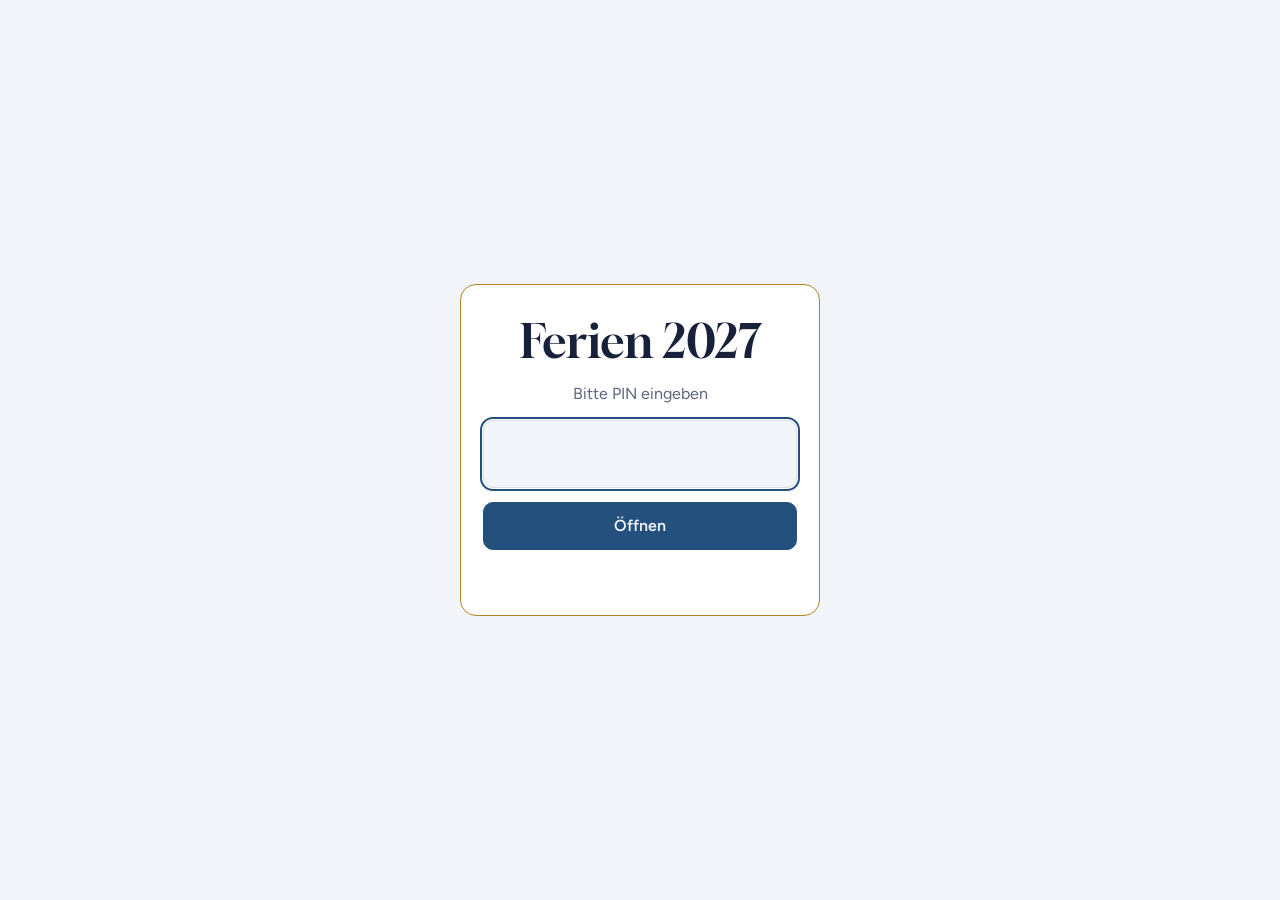
<file: Ferien2027/index.html>
<!DOCTYPE html>
<html lang="de">
<head>
<meta charset="utf-8">
<meta name="viewport" content="width=device-width, initial-scale=1, viewport-fit=cover">
<meta name="robots" content="noindex, nofollow">
<title>Ferien 2027</title>
<link rel="preconnect" href="https://fonts.googleapis.com">
<link rel="preconnect" href="https://fonts.gstatic.com" crossorigin>
<link href="https://fonts.googleapis.com/css2?family=Figtree:wght@400;500;600;700&family=Gloock&display=swap" rel="stylesheet">
<style>
:root{--bg:#F2F5F9;--card:#FFF;--ink:#17213A;--muted:#5B667D;--line:#D6DDE8;--lake:#24507E;--gold:#B5822A;--gold-soft:#F6EBD6;--ok:#2E7D4F;--ok-soft:#E3F2E8;--warn:#A4521B;--warn-soft:#FBE9DC}
@media (prefers-color-scheme:dark){:root{--bg:#0F1524;--card:#18213A;--ink:#E8ECF4;--muted:#9AA5BC;--line:#2B3654;--lake:#7FA8D6;--gold:#D9A954;--gold-soft:#3A2F1A;--ok:#7CCB9A;--ok-soft:#18332A;--warn:#E8A070;--warn-soft:#3A2618}}
*{box-sizing:border-box}
html,body{margin:0;background:var(--bg);color:var(--ink);font-family:Figtree,system-ui,sans-serif;font-size:16px;line-height:1.5;-webkit-text-size-adjust:100%}
h1,h2,h3{font-family:Gloock,Georgia,serif;font-weight:400;line-height:1.15;margin:0}
.wrap{max-width:860px;margin:0 auto;padding:28px 16px 64px}
/* lock */
#lock{min-height:100vh;min-height:100dvh;display:flex;align-items:center;justify-content:center;padding:20px}
.lock-card{width:100%;max-width:360px;display:flex;flex-direction:column;align-items:center;gap:14px;text-align:center;padding:30px 22px;border-radius:16px;background:var(--card);border:1px solid var(--gold)}
.lock-card h1{font-size:clamp(36px,10vw,46px)}
.lock-card p{margin:0;color:var(--muted)}
#pin{width:100%;font:inherit;font-size:28px;letter-spacing:.5em;text-align:center;padding:12px 0 12px .5em;border:1px solid var(--line);border-radius:10px;background:var(--bg);color:var(--ink)}
#pin:focus{outline:2px solid var(--lake);outline-offset:1px}
button{font:inherit;font-size:16px;font-weight:600;border-radius:10px;padding:11px 16px;cursor:pointer;border:1px solid var(--lake);background:var(--lake);color:var(--bg);width:100%}
button:disabled{opacity:.6;cursor:wait}
#err{color:var(--warn);min-height:1.5em;font-size:14px}
.shake{animation:sh .35s}
@keyframes sh{20%,60%{transform:translateX(-6px)}40%,80%{transform:translateX(6px)}}
/* content */
.plan{background:var(--card);border:1px solid var(--gold);border-radius:16px;padding:14px;margin-bottom:16px}
.plan h2{font-size:22px}
.plan-sub{margin:4px 0 12px;font-size:14px;color:var(--muted)}
.plan-grid{display:grid;grid-template-columns:1fr 1fr;gap:12px}
@media (max-width:700px){.plan-grid{grid-template-columns:1fr}}
.pg{background:var(--bg);border-radius:12px;padding:10px}
.pg h3{font-family:Figtree,sans-serif;font-weight:700;font-size:16px;margin:0 0 8px;display:flex;justify-content:space-between;align-items:center}
.pg h3 em{font-style:normal;font-size:12px;font-weight:600;color:var(--gold);background:var(--gold-soft);border-radius:999px;padding:2px 8px}
.opt{display:grid;grid-template-columns:26px 1fr auto;gap:10px;align-items:center;background:var(--card);border:1px solid var(--line);border-radius:10px;padding:9px 10px}
.ol{width:26px;height:26px;border-radius:50%;background:var(--lake);color:var(--bg);display:flex;align-items:center;justify-content:center;font-weight:700;font-size:13px}
.od{min-width:0;font-size:14px;line-height:1.35}
.od b{display:block;font-size:15px}
.od span{display:block;font-variant-numeric:tabular-nums;white-space:nowrap}
.od small{display:block;color:var(--muted);font-size:12px}
.on{text-align:right;font-size:12px;color:var(--muted);white-space:nowrap}
.on b{font-size:20px;color:var(--ink);font-variant-numeric:tabular-nums}
.on span{display:block}
.or{display:flex;align-items:center;gap:8px;margin:4px 0;color:var(--gold);font-size:11px;font-weight:700;text-transform:uppercase;letter-spacing:.1em}
.or::before,.or::after{content:"";flex:1;height:1px;background:var(--line)}

.wrap{padding-top:18px}
.hero{text-align:center;padding:6px 0 16px}
.eyebrow{margin:0 0 4px;color:var(--gold);font-weight:600;letter-spacing:.12em;text-transform:uppercase;font-size:12px}
.hero h1{font-size:clamp(38px,10vw,58px)}
.lede{color:var(--muted);max-width:520px;margin:8px auto 0;font-size:15px}
.tabs{position:sticky;top:0;z-index:5;display:grid;grid-template-columns:repeat(3,1fr);gap:4px;padding:5px;margin:0 -4px 16px;background:var(--card);border:1px solid var(--line);border-radius:14px;box-shadow:0 4px 14px rgba(23,33,58,.06)}
.tabs button{width:auto;background:transparent;color:var(--muted);border:0;border-radius:10px;padding:10px 6px;font-size:15px}
.tabs button[aria-selected=true]{background:var(--lake);color:var(--bg)}
.panel[hidden]{display:none}
.reco{background:var(--gold-soft);border:1px solid var(--gold);border-radius:12px;padding:11px 14px;font-size:15px;margin-bottom:12px}
.overview{background:var(--card);border:1px solid var(--line);border-radius:14px;overflow:hidden}
.ov-head,.ov-row{display:grid;grid-template-columns:1fr auto 14px;gap:12px;align-items:center;padding:11px 14px}
.ov-head{font-size:11px;text-transform:uppercase;letter-spacing:.06em;color:var(--muted);font-weight:600;background:var(--bg);padding-top:8px;padding-bottom:8px}
.ov-head span:nth-child(2){text-align:right}
.ov-row{border-top:1px solid var(--line);color:inherit;text-decoration:none}
.ov-row:active{background:var(--bg)}
.ov-name{font-weight:600;font-size:16px}
.ov-name small,.ov-price small{display:block;font-weight:400;font-size:13px;color:var(--muted)}
.ov-price{text-align:right;font-weight:700;font-variant-numeric:tabular-nums}
.ov-row.warn .ov-price{color:var(--warn)}
.star{color:var(--gold);margin-left:5px}
.dot{width:10px;height:10px;border-radius:50%}
.dot.ok{background:var(--ok)}.dot.warn{background:var(--warn)}
.sec{font-size:24px;margin:26px 0 2px}.grp{font-size:21px;margin:18px 0 8px}.grp small{font-family:Figtree,sans-serif;font-size:13px;color:var(--muted);margin-left:6px}.sub-h{font-size:19px;margin:18px 0 4px;color:var(--muted)}
.legend{font-size:12px;color:var(--muted);margin:0 0 10px}
.sw{display:inline-block;width:11px;height:11px;border-radius:3px;vertical-align:-1px;margin-left:6px}
.sw:first-child{margin-left:0}
.sw.edge{background:var(--gold-soft);border:1px solid var(--gold)}
.sw.over{background:var(--warn-soft);border:1px solid var(--warn)}
.trip{background:var(--card);border:1px solid var(--line);border-left:4px solid var(--ok);border-radius:14px;margin:10px 0;scroll-margin-top:74px}
.trip.warn{border-left-color:var(--warn)}
.trip summary{list-style:none;cursor:pointer;padding:14px 14px 12px;position:relative}
.trip summary::-webkit-details-marker{display:none}
.s-top{display:flex;justify-content:space-between;gap:12px;align-items:flex-start}
.s-top h3{font-size:22px}
.region{margin:2px 0 0;color:var(--muted);font-size:13px}
.s-price{text-align:right;white-space:nowrap}
.s-price b{font-size:19px;font-variant-numeric:tabular-nums}
.trip.warn .s-price b{color:var(--warn)}
.s-price small{display:block;color:var(--muted);font-size:12px}
.chips{display:flex;flex-wrap:wrap;align-items:center;gap:6px;margin-top:10px}
.chip,.tag{font-size:13px;padding:3px 9px;border-radius:999px;background:var(--bg);border:1px solid var(--line);white-space:nowrap}
.tag{font-weight:600;border-color:transparent}
.tag.ok{background:var(--ok-soft);color:var(--ok)}
.tag.warn{background:var(--warn-soft);color:var(--warn)}
.tag.reco{background:var(--gold-soft);color:var(--gold)}
.more{display:inline-block;margin-top:10px;font-size:14px;font-weight:600;color:var(--lake)}
.more::after{content:" ▾"}
details[open] .more::after{content:" ▴"}
details[open] .more{font-size:0}
details[open] .more::after{font-size:14px;content:"Weniger ▴"}
.body{padding:0 14px 14px}
.flight{display:flex;gap:10px;background:var(--bg);border-radius:10px;padding:10px 12px;font-size:15px}
.fl-ic{font-size:18px}
.muted{color:var(--muted);font-size:14px}
.extra{margin:10px 0 0;padding-left:18px;font-size:15px}
.tw{overflow-x:auto;-webkit-overflow-scrolling:touch;border:1px solid var(--line);border-radius:10px;margin-top:12px}
table{width:100%;border-collapse:collapse;font-size:15px}
th,td{padding:9px 10px;text-align:left;vertical-align:top;border-bottom:1px solid var(--line)}
tbody tr:last-child td{border-bottom:0}
th{font-size:11px;text-transform:uppercase;letter-spacing:.04em;color:var(--muted);font-weight:600;background:var(--bg)}
.num{text-align:right;white-space:nowrap;font-variant-numeric:tabular-nums}
.tot{font-weight:700}
.hn{font-weight:600}.lk{display:flex;gap:6px;flex-wrap:wrap}tr.hr td{border-bottom:0;padding-bottom:4px}tr.lkr td{padding-top:0}.lk a{font-size:12px;font-weight:600;color:var(--lake);text-decoration:none;border:1px solid var(--line);background:var(--card);border-radius:999px;padding:2px 9px;white-space:nowrap}.lk a:active{background:var(--bg)}.trip.city{border-left-color:var(--lake)}
td small{display:block;color:var(--muted);font-size:13px}
.meta{display:block;font-size:12px;color:var(--muted)}
tr.edge td{background:var(--gold-soft)}
tr.over td{background:var(--warn-soft)}
.note{margin:10px 0 0;font-size:14px;color:var(--muted)}
.info-card{background:var(--card);border:1px solid var(--line);border-radius:14px;padding:14px 16px;margin-bottom:12px}
.info-card h3{font-size:22px}
.tips{padding-left:20px;margin:8px 0 0}
.tips li{margin:6px 0}
.foot{text-align:center;color:var(--muted);font-size:13px;margin-top:30px}
.foot a{color:var(--lake)}
@media (max-width:560px){table{font-size:14px}th,td{padding:8px 7px}.c2{display:none}.tot{white-space:normal}}
</style>
</head>
<body>
<div id="lock">
  <form class="lock-card" id="f" autocomplete="off">
    <h1>Ferien 2027</h1>
    <p>Bitte PIN eingeben</p>
    <input id="pin" type="password" inputmode="numeric" pattern="[0-9]*" maxlength="4" aria-label="PIN" autofocus>
    <button id="go" type="submit">Öffnen</button>
    <div id="err" role="alert"></div>
  </form>
</div>
<main class="wrap" id="app" hidden></main>
<script>
const P={"s":"l3Hs7h8pgrXSYZXf6eVa2Q==","i":"9W5ijs76Y/xR8jR/","c":"6gEpgcLEg0FtOV+yzAv+uTLc5GBGf/cWl3PLRoHzSbmdjVOhGFe9moYQXoFn9gbQJWZ96LBPUgWPSarxwXF4SwguFgyZ4fcx6zt+DhM/0mg8cVz47C0CDHZ99jldFCZb0omrMmdZtbmV9ut5PPwCkq6qifPPUPKlib8QtmN4OLMP3gqtXh2CpRWLko1mkm5zOaPjbgB8MpIDqaLFb1O/cQyP+IarvUAjQG6W6RX/gGT5l3F3c+LlgI+IwlFvfLKcXcEg5om/9+S+PLprXRGIEvuieeryMoFAHjbvYKu/YGGSce2Q/hzh2KqEpMxMm5bHjovXsdsd952eanLSmKTGarcGexmA6ItNzWyc7J4nYzw7fYohNC634PGm5dTwSfntSTtErFTYb3/Ru+BayVE9NKskR2xGY24yJ/Qw5P3T4nfcJiIkKhbreD0/KFes3QDaTSdEjwjzvR98gAqcH1Ph4+/C/XrxMNM4qBcXVoAhO2JLyCk5iOLGq8lC7YWpoFgnk9Yw8mINPuAzKr0RiIvo4XjoU31il2knRUkNdWVK2GcYF5Pl6Bswr/D4YkoxLimt9TENDRUuUNNBf9md27WDyKTAltGKC3v3HhxKDKVXYgw1Ub/euFvVpGN+wIXp9cv9x9m08GTrN+xOqNHTLCtMgUlN57LX6EjfzhifVSX2y5ccm/NMi6R6nKDcuemS2altYRPrcD4Up+9vdUnn5lWiI5DeRoPDbuf+i1crpbBUHK2/G+lw+ew48wXSTyZxjE7XQpKC1aNQuzvzeEFadGkV9kopw30bRp6VkFSrzE4CLKV7EEFlTaCZ+JhZNoeNIqIuLL5hquPFeIC2k9yZdGE2tVfJLfa8EZcB8aKlZ/5pcYqQXuMljOxdt8+jZNmeq4ZxO3bqTqowfYXbN83Oh3NsPje62/ToUaPZHfO8pmmvx8/EvNL9/W8IXp6o+uH2RZQpyU5koIttN610wwIuoey/ds079WTQNRX5ahHuO80PRNRpJopqwXGdlaNZL5MMTcghguXRpw5gxLHigACogG4oEW4E/Ph7q7nSdOyo6RhZBCWy1omNqFa5YK4JMXRZlRs2etUisB/535KjqwVxPtBg+tEtp8V8gXmA5Gtt9Csx8iefKFTGCmBpXHLHvwH/QLamDgDmg9yI8nUhZi/t8SXd3d2BUho/jeqP8PqExr8QFb9oAqyr+MPz8x4RswWlx5wUUvwYvusgEKFcXiOmCWEE6qPL+GIR8qfG21Ou6gpk1igq+vJMbkNQ20Gg4sa/lVsShE2T/WMYjyaiiHroRUksNY78w/XiWEXe4t6QzH9D2cnlYmg3gy++OgRPnNo/jjFiDnv6xNugK/t3eQ54qJTqhkUPjmK6e5ima0fpMPj8j3JJZXtpfJpUou9/ZMu/aDs4dPFYGR8uhffd1GFukspxcrH5sdXkoLNB+Njz+GLu80PRlgWURNbNaxKTHmc3QDOGM6ohN6SU9ppTgkwHS+unyvVlIUSx8Zi+GCpmgltu+hMvVrZFyokfhpaGSKH4pXsuxLLfClwLu16sKT8T2F+/OKBkma410KhcCANTTZPOQTPJLM8rnj87eKfRnPIkWnGwfAupnoKH1kqTiLgDbkP2up6ntou6tgSNT3DzAV89DsMf9z5dj/aA1a8Tvp1GoaDNK9t0pOv4SIOqxAYdVSYshd1QSppnVjewZrFce33kL3jfraEnDRDlFU5+LXtchUe/[base64]/O6vifYCwN2oPSQC++Vm9HsZRLkClD0wjFEEO16I1AdfA7RrXIoOEoBQ7VNZsHo79hO+xjAC/W4iosdFCASdaMBErfSWVqsJ00y9VsWOSA7Pw7Ym13jj09ajCIa+Nrz87JZPje8wqGDnF1XYHhuiMPn07FbvMRRt4Ywsxw/heEiwEZmmydHNDHUCbHUZdPYYEda0jk7ckKN+0eN1T9uFAKTI99MyZV4pZxB81MYYtkWliapj+utRxkF6AqzSiOGJ6ctCes1cqIoQpTZ28ZzjgiM8cHZwuMMwjaAB5/5Vj4ZV80FMrpDJjsLKNm/wnMGgAH/Ff4wEw3eFpv9yt/xwM0+YFKOEnIMZgo49ujfeAB7Zb4Y/vrVopyu2uj2zNcVlwn9stujInPvkeGfCIXzyK9410bjiCsPtmt9QP7mtxexXpe15Mxqu4peLFv+MdZPfXOl6EP5OogMy1ghe/fxYmsXO7W40NpnJOEpUclFklWIrfObuj6/Rvxi4ie7XJmwohPmfahRMakNbpsbOF68o1xMh4WBkAePLDJmy+5GpccbDjk7QzyIDc6IPxee2JO/edLHcWJtTC4ChCrW4JQ6qwTNDMS5I9nPV7pWa/J07OPnfWRDTDQs/ibl7IYN9eRGT8IlK54zIVlsUCHVnHcmlEHSxDQwCWnWljTw4CZOGTM2LBu1kdwHSbRnifYWXuxUvQeudQz0FoVC/l5StELDPIlDcfC9UjNNW+BruoQgar6KHNjTUo6y7jHmRYWvQt/7ZL2NH96czLFqZm0pKbQ/42lsFr/+GAjKiJfowQsoqYDC0sGCLHUzx5a+ufat4XyCgLW2keA8WHEON2XEQCKXIuMoQNc+egWUO8PqYyyiZP2UKCcc2ELf5cHjINzmxtKSeKp+uj6jxhSJr29tAU0ghzz2sgtOSQOB4LLq+r0LAcUfisQqNyl3LfXKTBW4hRDUoFmntqmyneNpl/rIeVizqr/7tvWd2qyIxhlvXcfHTc3/snak+1pG7rnhC6vc5JzYpRgNHsQa0USQooukV5d7XH9r2WgYbZ+0Trgy9M7xyP150H6iXtoeLrH/b50dWkEDf44w+5zAr++x/VaEVn2Q9r60jIDduTJx4EkQ+pPeOHFSJzenW6j1Qq5QOFv5IftDXl2vHpMUDI/nvYypgUwDORjyK2VCR20AZYetP7Txq3HZMbfJWPdQOaX9xDBbElmjoDMj+IUgmyjBPgEkFAynlHBlR5jpokssmgafCZnmPStZ45Xv1XFK24dv7k12QsL+m/nEcevsC6AGO16a/AhcWXVbOOEYKzUk2eVu46YpgvWbvI8MYD8ix2rtMuD5GrSb8uQXCx7uQtzy6F2x+6Kb/i/7DG92YoKpiDl524JaY6jCba8JU6nYS/RnSA2PoL/wcoPgpcNqtvRoKofNbf5wfRlyLxx9cKUFo3EmUz4daXobz2HJBD0iGre46X6ivJDutxtdwN69DmlvJnhmFHqOY1gjkJwC7rctEZdb7DwUkaQZsCR2G1jTE9/ZUaRsgb6JjhUBGF7IrDKu6SMu7v9YFcct7jkld4DeIlaTHahBVIcsANqXRSq37ckAPVYuakqYXdyupJ0ounrGwBFxFQ+YTIU/WZjvkNu3EXNfLipIyqbdcR2YeonBOePWf5exPhc2TcnbL+vcXQzQwbSkR0ongSRzi8kt1RPJP29b6g52DE+8gcBKRStK5KoGXMDCTfdhFxqeZgjpQPvoXZ8xG2BqnUfQl9ABEYPEQAZfhyD2LJmiXo2KtTv/BUL8hzj/VcvBIuWZScD9uEeSsdPzY3wD6Z6kxvSJT2vATZUSPnHiuLCth2bfmxdPC1Cbh7ccGNCJ51MXZegd0Q/wFXTKUotsfR6QuQw1CWr3D5TbX9ngxdp1Kol0xwcxqBBn4YO2qVzAgRSq6XVQQtmxSKamM3bO25DjoRnMc8VWykWpSG8crWzoAsWFb/Ckq5sTJ8g2aD0K75Yuh0pPsJW32/hL8DhE6ytQWH3TF+rj/FZVY4BzFMEdyrnLGfGx3Pp7ZPuXlQXxxcrs51hoePd4iwvgDV8gZ/mkucM5VOqPfD+1prMyfSNLLn0xnDtrJ30QzmJreM3/QweCT0sJWb0AKL+LGfy338rjER+0OFGbWj9pq+Fl+DnIIgO6FfwP2UgdYstly8PliCirCPVBU26OzpdVp/UoOBWyj65jzssIsfMGUyS3AvQOzkaeQfBkq9Gf7Ou4b+YmcELEhgnfxa52bdGgykoeK3aNvsVL/XJ3+Yzhu78d11/[base64]/AQ6n/Sv6Rts1zM5RMd62bu7mQiU7fuqOijPHrlHz8Z8/8SLuek/7BfRULrzp/FvweYWmGBIgZUor34vEV6TPS+CKcBQXjre4uMH/GO6fZjmuP7VEsdm1XWQwxAb/u5ZEHSEcUfwqC8EDtSGmp2lCLs5HBa7ZUFP1Iv53TOlbemmxANkcafGGsFZn6cXSwelHBR5fVwBOtBUmHuVADlNNfaMHEXRFnOmUqoPf/vGrEysEcJpXQ6tGyu6sUJq/2B7s+PTGQ2qpCM3hAUvROlLywxNqzA2veTuA1AiCiXG5+zzq/5Ta9p8qO/wEn89KT2rYC1oU84XG2X2eP5X1sbYGXPXnAr7sZ+6JUicCJYkEimy5AGtAwzt1V9zFhqOueNvlCgU9+4mJ9UGMOABkunVZgKuIherwsmjlvH8mMmr9N1/+Xn34tYnkXRxd3LeimaqfxDRrY6DYcz/LwMh0COBoQ+fjmjnrsj2VChNpEy8aJR/KaTsvMBvSVHU9HpBAOhcIlK5eLvYT+STNooCyNLrSs8InV/qDJmjtPvoYhlKf8aXISvtPYW+fMMzWRnG9kXlqHv8+FnIsUUTN1COV69JMH4qDTOb5bsdmtgwokDmWnb6z1tk34BvQ+iLTODsDaz5Czced8yyJVW4uTtEMTvam/x0ggf7mNIf9p7TJMD5ZcxyNs0Z6J7aMs4Z+tQnHgLytSsJEtRmdtLLy29dfS2g4SOqDM3ok4o5ttFi/YHbJXFBNBn7GvMITU0GJpXoMkM+mKtdKiy+/[base64]/4/jdgrCLJPonRQ6o831xSfiJtua27uzDNEN27hIvxtZcp7qCWk1gR8+/ACUVcE+055NJqnu1cM51klFBb5WlbifG++vq1acHwxnx1mS0MGcdYV7FMUS/GkkVyTfhidc+zRskKsPBSLAx3SPYnskrnj0mo8ktTh+Z8As2/XhQCAT3F1ZgZkCOeet+nTfbkvKVufBqnEWGj2Vx+WyiKIrndTjYAZ5JAmGseyPg/vMxw55XyeACTkOqnAlrpLyuBzihvEBPHHzomzNsQYlMqR36cXeCl+oG/d30ExafcmvYuI3EfGY2NG/u3gVaVmqiYatjeVDlUJOAa1Msqh8iBIrMZRDXombkZ3jBLB4E84XaRhk8hfL7OpCzj+DdQJfnc9BsCe25YkTX/9GLa68e9o3vRVCi3zv8sEaeEGEOmAefQ8e8OuqtgRRBGDTA9z2MoitjDd1qGzH5YusLIZUrZufF7Oz9CZundJ7aiJpytedUhAXEil8c7sZ4fa1QLo1mxm8bKQD8Lxnl6lelNbfXwcDm3O5EXN+F5fS0ln+h7F2//K/b6ASqI3K53kvCrPGqa8r2/ylWxeKSIF4k1hOQXCjW0aJmIUGMN2hFqVrKXvwF4m7O6/jwIO2kPvO58e7zzo70s8x9xGUND7nFKbogEaBXJdNQ+B2tmJIRH2/XtWYXNDfULUoICS8bVfLvpYv7XzAK9WhxW7wsfq5ELHiygrVQ77+gl9YZaF+wRvZhJpqHKn6ethaqkkPLL81ndQcL4Nc9nNnTCXFvJPWKSer9J5Ma7n3Lb3nC2n3kWzV/[base64]/Q+n8aS5UCX8SQjq1NLBfhaZfiqmP+7+6Tr3Zw6XvcAcr6Rf2Md4PEmH9idtp9dSU5bWkB4ieWLrSpBscaH5sBZw4dGOh+Hvbv/MUOggNArSvuZob8ZiEL9JobQRAwj6dWKk1u7c0w60jwrEdKoHu6yhkD9SDJSFnGVWbODQeQW6zQvGkOus1HYiFosmPD4NsDlmDQ+bJsT/XuCY3jBj0sNdyaBAHik3ypyVxrTf2XYSsyL2V/o6Dhi3x3WL5abAR0glP2ewOtlLI1/j68n8iBhwMJBZwSkYzKJ7skZ/1v2OBpefggBAuBw3rpiuv00E2GiMNSIStnSvKJiBvXa3ZKEa1Arnj57xpRmGkYVtIq3bIUAAESipQllO5VfOvxYgNukKmtKBrlFHvQ5T60muHBLSNA/aDUgYWBa+5vF844OkB9x4DJUv+r/78c3S9II/7hLd8y5pj4JqLppmzHMBx4/NiCZYlh9nkxIlVxvBi0x4ATSZpJV9j9RSzQdKqRcaIqQS6B7yFJc8GlcwDQnwYW1dV3fzxNy8w8zv/11qmFkNp5WnZ64SKWp2VcmqQXlvQlrNd288VE5IYIIdKxXWUAmagmBZnjOJ/5LZJZ8/aGaRZu1udB8OMdVZ5V4z4pBD3skwTyBLnjC1vB3dC9b+HIj0m6myUy7Uhjq56Muc4YUw8qNCqOL0OZoBnPmu8X4CzJGbwL51gHiJ1lrxl9BUr719NvdY+2HCgbjgj+pHVcCU6kbb4FY8n6u9ry9zlSbSeWaZH9Eyvs18TMGxpkNiNllczC9/l3iuy6njcicfQjOAZ9CwOxaAnhzbd+fH/IpxAnkqlYXLpjClQmVw65MIg4DXCHz17U1SlLniQ3BLkBr6/A5H+x7sZyONY4HroFjHsOJAeo1ACNKUqFkkofBjM5vm1ZS5//ORBy1RFulxkr7O6z1uI+KYD4FqHBRbMz12QZ0VIj/uvbUh1B0MWUWbOhczXjzYJNhpLKlSUvkoiloWKFuvqc2Hrk9+gfBJlk0L+8ScWRwu0EOEj/0Fflmpk/S6JOBEyQZRfpUKDZcYwd21EWtr0KuAV5zwPGEI8TcM5RWu90uSMLGA8G0E9wPfAlHHXKW9ly7bikDejeirGM33Wr2o2WN4ZavNBpdQNcgI13M7eFeq1jBea/p+1/maWsjdV60z+Cn8WRoFL8p74Pg/EK6FdvVN5HhP6n0fPgpS5NO/OkusEEUrcYXiMjsCvctwLms5/Qz+mWj1cGTQxtPal7SA4WJbbkC3roqRAjNVm5bhErigEyd1qL6SiXQwR2S2k8tx3eqdYXXBapHzXc2KSC4aeem45WIzzvyWKWRyuB+WFdTpHkOovnfcMYxYkj1NqF5roCMv4DrM1ThLMpD3JZl3kG9E0ktwTSSdJXmxuy/qtAUCX6kkqiuPnItf2Fjbfa85r72AYXne5HFfCn7x6rESykOD+DwBVewmVMl8dSucEHF/mY7FnMoF9W9+Ei8302/MqnCKr9BL/VSGXzpA9A6HPsaiThLhw0X5D5RhslyidCaqVMH6fkdziGiY8Pxn4wUehyF4FLcyGWS4fF3rMpVIopxcKzN9twJMFJL/uGJpjNeGlgzRednoby+bqp64szS5ze9P477E2kW2mTcYZwgyglo6hdh0drtPobM/3kj2thbeCrXEIm6AHUUTcf/EruDPtRt9wJtyC+80Yc4RHhdqhlVnbkwl7Rcz205B45cmeqbAokhCsEnkH9Uu09ltRm1jUXY7LnEIjc1otrSF5+SOnLSX+BPtUsmEpEy+CTKtFI7cmQnLtZAzcE74RL0nilNpBGm9/lE+0MqzOJAImbsXWZD6H/rRmB5FtaJfDmhcMqvIfyAbHLKWtZt65/Pe9922hk/qwGmvPJgCfqmjtq3qBjFn+mpfV8wPTKDK4tVwMCQp0pvdlrOA2k2cj/YO2EXJBTB3IO9iwp9o5QzoXNS/B+R6jwosMGCGzy/nFEqhJuMmQE0oQRIwpbj+YNuZMBkPkZy3XLNsntC+txmNGMKl/HXY7uIS3z8T9vx/n4vIGjFLa0egcS3NuvKzKqOsdvrplU7adJcmOynd4GwVzbNVt8aS00fNOxSVL6gq6Z5UFV3h7fj15nWynOsmWSBAa9S6dP2+6su8DQ7YED+QTBd830qIMJKwH8Q8h+lm9QdJTNeO69QrA2GRqvb14GZh/6F3oSLNUwTPFkHv+ipP6gELQrjzUoRzTB6dPoIZTiy0zLsTG3/GiXjX9q4QzkNzVufKYxFkHIoqXvqryr1eZX382dXE4pcNCsQeTRmwNIsN1/0P/piXEsrVYT3AKvRBOxtGz5CJonEHt7D/0Q6cKlLve7EPSoqeW+Z6SRvP3x+nwYayS2pB/y2D+ULuwEHTfG0Y1p4nlYBSClBF8dd3m0kcHdxP7rxVNxQJgaP+N8S1SBnIcSrbbQFYZr0nJ+kLNC6myT+k8D9JtZyF+06z0w9hNKykmE7Ud1L2BW+gKlF+/A6GH2lIYEqVB80HVSbB+KlOi4dtsVNM0PFj2XMGCBaRPh5s5I0VDcBbaokDhCIGghyVFoZqcJLsFoRkpIj2cPf0vJr0ZiXFH2yeIHs4yUnHcqVUZCU9Wnn2fLnAW73S/ZkNkKj1YsPFcjTMte/+VoPH1Tj4Cp0LNWcb7L5WORzuJTcz8lQKMlsyTUEcJuOPVZHENBtBGXBy0GoqBdqJ5xfz+UsrU/X7IbJLFkmiTI+biBNdJezAO8xbZ37CHc5m3fwwUuLp5y1weVmS/n307bEueupXTMljCgNzEyYJYnmY3nbKul/ZXAQb+cwLhl+6WNt9CuWBZKFA5mNEikWg0u5p/bs6Uyh84wen7KphMoOvFBaQwrgcOGMVQYk5TDGwDxDNDMxoq9lUjjQtboa03tMkBfA2gIalpstRX6I25FLC9WEvmMkcaf5A6BtPPXmF45+ZyTgzhWowpS1IlIhcaDqsSCdnJqsObcu2KyCZsXSiwPDu4emsWpje8Yh9NMB24F//Z1+U1DoaJki2607/m3awzm+HuNN1ZiU0Nz+5AmVAOQCypnFOdzKn2hU32G2/5FvdAjYR4qval7ffzt89cGNfYffsa5gGIo8Ve1YkBnFUx3JwInySGKqvVTp9RuA5qdD4PZWtF22oDY1eaiRbp/7XO2n8lTskiyvRQI7mRmgENzvDpd+bSLzbUUx5UDLJWX679zmDnvzem1oq79ydP+/NpqQbxe1c5kWJqD2sq5EUjoOg7z+VMtJOYP3zmeGP8ZKmxxjZLsrEy2kyBoPhFEyc+SySnHmJb7Z7z6sJj8X+GkCiCaR+2uphQa8um1+blhVjY1avhfUC3Bgiot95JSSUFmP2NrzUKji65PcP0REBca8n6K+CW/Xwk6BC0uwJ3/miSmxq7UU4zgpwlvv0pbU9VC9vFTDK7m/MYz/Wqk15gw1ZVQ2hQPfg6jZy/fo/pzeQZrjukgM60zKv1YG1CptEFs5UcDwYCZ6XVe+u4eCguacitho7s9n57249cM2rOiMSKY+N0BjwNcs/DWtyfVgrea6fo8R3SFoFa4Ztio1gQJW0lDSUH5gQXuXRP9iYoGeNcQsPBl8FprxHxMQ2JcwjyOKGqBAGzUGK3/7aQOyg7CyONShNNIujTxz8rJ+ELbof9LO6sC7eSQfJGoC60pzZFd0NVdufH7KW4LfGtvY+DiVNNXGqNJJdqj24o6Nyx1btSp/hm7DQsO/usF1UfAlELGZBiVn/bRLS4KffvO8kgZQlu0B/9aQ8kwsLoaVdUeygPowpKA9fZxTF6CG700VPV20O1z6YOC5Mpral9aeCB4poaw15BQv5nLZx6mTz3XyRCB1POu8KPKZHXmsVSQYPwx4Dkw/[base64]/Q84kHEVxi9Sm6/H0uWW3kOf7k3TbMIcxV1ofZonYdqRySPpmpaVPLUYADwhhxppZvBxEAl8ZyNO+hpkvuJ8q+xdaYef5vyKPXqJIFe4XSxF0QFWzNRWw3wEJa3475PxyzDrFVWVgaZEXaIVXkeaYU+s3ifUqB3tyytSi5d/xsOeZTEqCokIFB3YLY5o+UoJ9GwIlfrzhsEKydEICIrlqwvAgFVX7DGUwtabnV+aYnHilWVFxSq2hI1RRfQwNKZw/Xf3w2xBox2DvOBLhY+a/hNzC7VQkWC9OUCyUnzu1uosw6NKmCYWgrD//ZZCpxKBDi5QRzFk002AVmT5+n1kb+9yYHYVZpX93USIfarHqfVaeEWib9F4D38RcwadIZAgIxUmq9Tanl44hRvKHf2ol5uI9Heu5ibDxpyKT/JV1mnE+72tfCy1NjYBltD+NyAeYGFR41L08fq0FOPEObP+Tfc6n/s3NLDd7vmROcoGwti9ZXq/6+pXi+v2ELYmV/S7fmc5FY33WRSU8VXtVROwRJcvVAWxII6vRW2u4f7IeYpcWWcyN0QIm9N2l6grkPFpOvUUNxN7gQLb6O6ty2M0UbRc4+Cu8l3MiSk0yBlKoD0/sqTWHAqNUtzvdDq/gvUtBzefFwxQIIaVDcwatqefzkkjiioR5HIZEal/wzz5NZ30tmABwD3ZJtImLZpSiu293RAEyMmOCNmYP+uqdSLhp5bzf+tmxMTQUtEURwOunxVGvqBGgnCg1OStzBr1gXX2VqSUvve2ZugWHQTZKBo1/9ud0pN5pr9idgl98paYxQGvoAw+DvJJMbZRguYVYI7dHWAV5cvInoCT5hia7h9F/by+RhQdUFfv1KeyrP+JL8d+UarPgwQAK/L9ikhinSxK237kHo2GrSbzT+VpmW0oDav7axOOq8zCfG/t28bQ+THd8EuXwz6nG6ljoWbBRlKJ7UKIv09ngeAcWCHyYBENX/[base64]/cqIm2dwWMzQZkBzjrABW0TiQXeSHjt7rg408WCBi9+MWN0wEn0j5iZpbeKVayuW/iRz62lVlDYE6g6d9xikvZO3qpcbbZR7jOThDkHrmke0D6qJB1oty8cjQNTmn67CfOGmZwMQeVErBJvItEYr+XKup239EEBMZB7q422q/tZO9gPHx4+3Vd2YtDVQnRvbrQcmsvtjIbj1iFjACJ6xA4orP98VwXK0smltv2AHaEhTPLMNhqrmm4Cq012YhrjZ7/[base64]/K16V3ZZrnlPCrq3J4y+StYc89uZx/RLWDREX+1kqwdZYv6vH490L01KqajihhOqT60ApvU/6nxIm1FoTSa98UY2GhfP2c5Wz2SRGx9CcGwwbyXBoifEutrh/JULt8EWl3ZNvf9TnSLMhCFOBzCqZs2rD8HOOt/UsIOdsvG+4bIkAa02uDyzTT1Rzt875N2fMScImviuwmwhuuIiJDhUggN5U2sn8TZFcdWY3lgavZpwrwkzWwMnAViJ3MlDybC8fTsTUW6apC0KHLjzyg8Sq7OkH3A+JqfvB7CACiWr/uDgwqxkji+HYMig6slc+bYdvB9gPggcdKFlsDYr6YERS9ElCZv/SnYeCrgiP4H9KHdCzCPxQaE+WvS6smmr2M13z5brO1hyqE2l0EarrmFQDMC8YiSiDPNHa+ZOvG1deDSlFCh2ckGgfVR0TnE9CCn3Ex/[base64]/QVQfRD6XV2sVrFlYSz8FP9M84MkvgXBtZWeV3lkgrcMXOaNbDJBSksZZ4P+rV6rYE+vNu67IUebfjeKbTp/[base64]/a5Dpx1xSDH4iYPC5Bc9eDM4lqlfGCA68ln+O7Ah2P6E6e8YZzA6xD0S9u/OB4pQwo90gLAk2oMsS7p9u+PZiOR0wjfrYVN3w2pCHxIiGEKmIA7FDFCn2LH0StRdiL6Xr7GPsOnpMY7BRtFHSRGQ5fLgLa8WW4y2o3ipLyg6Y8M+848jO+Rxvb01kUjQFtfu0M2gi40PGEGt1P8PlZuvFB5hSQc7f30zD/i1mDslLEsh0WBJ4XIBMmWRzuYl9eO2GVFoZtt/7GBRzJ6byxxj2Whqh0PBjHQzC9Q7e1pT2ZNLTPyKL3q1dGrlOO7dgeT7oPRwkVn5QZQWidU/JTZ5DZPYPr9AgDLLjizXCTqxaYkR7yZkf5zaEz4Ml+F5bbMiNoI1mfEmKy0uqs/61ITjFy+3vQ/HM2LbnIR/MMl9lYhqKqxXCGrhd332E9BgrbpfyvHDD2SUXl/SU02mL0eEKJOawqiBeEYqbunJfjH4zqn/FDpTTr2hJ+EUWGvKkI8HKw2eiQhI/Vp3erTd0tPFcQLKehy0BmnXpmTxPOCJTTjBg647NElL0QZcaFwIhbx853BSZNrF77sm+5AQbgd9XV5q4LttcEhxCpM5zzuPBfrnMhO2Dg4XncRCUb9b/4TFIOR6XTVXJUOc1cLbbuah9/[base64]/pzrs2XYpeN98BKQP1LxJrO4QjwAoNE7VqIMsf5pkfjc96Sxph8fuVCN8c8z2WEcdLc+y99Ea5Dpk9Y980aOOwjjbYVQycVqaUmGZjGXJ5ERQUMPy33PtyHwhpHmi6y4oPuyt9QYZht8kwr4fFgtSwPm1/rL/Mjt6AyrWE1iG60Pj7+MDg9tDfsmUpqS7VWWscYUhyw0HSItZ3hnMUeDhJepkiBYl6xAGSj42ppNk+mAoWxWdag7uj7IGCFX6wx8/ghk6QmDVQ1QYOcWREcfxFajBjiQnXP+aV4pao5yvuTPU8mruwxkHW7Vrqu/pU/P+8cnJkf0cJ/pYrtf7JqZB7naHESPnXFLfwqH6oT3c0s/GhEVyUpGGQDUETMew502Z9XhG6NsVS/fjWoUUaWWd0ePPWphCCJ3NW5oHPXsloAKYO5Rj2J9MSD/1XJjjYt6K7FP5FwsgBC+WCMuCeKp39r3wsim0mIdhaadOdRPNu4VJVfM1vOXmlEry06HcfFAXxbY88WtxkSmhQGo7kb9DRATIwYf5EmuRM/XRNMoFUgP02x57ho8zIOhPxOluYC9d35QPwNADFjdGq96sBs4a6d28p6ePnoP/z8Ylfn0k1hhqPiVhSYO8/AI+Gxm67YuOT7NZ49vZfXMgPKk98rFUReV03BeaWVPP2BPDQ51/vN6JP5RbAaPDT2lxQNWiilB9HoIrSCVc1ZFv0BbNqlEMvZPOnz3KegHQWRC5d7EvXKX4QhswBnA5OFXjeI3+lur9/k2I+TJHEgFBXimqJG6i0XWWM9EYSFbQNHjGo+OwpbGjEC9CQftWiVriTIxAEAv6nb4hMrxnzKKQO72qBAnhbeJIxPzY4PNO3qT5b39f5V4nBL7f3pLmDJdPmApO+ddkGEH/UR4UzR8OQU1qOaIj3iZmKJmGV6AAMGqZm60aavtDvPfpXjKgDFBgI4GIVuGw/[base64]/2W8scJAS8bIZy0YB/L8tvMoaQcW+Hre/T0u9kHy2x5c1s+IsEAwANdjJvcRs4WkTo1kflZkQ3PSpvNIL51uGNIwpA4wfy/d+v/48YDGGH4O5u5h2e8rmUNseg7ESsJFI+Pvbwv9fpVVBrxxHAvLyDAsXJylmtqGZ0RqGAXVK2kMHwmvEMuVid32S+pLsV6lc1NPzXE8jnpCx605nqNttA7YyglHF4/jg4XOMRd6GCTAA+BS5CCzndpPbW7CwQ+kz+Gx8TDeL2w2hjC/bU1Q2yfEcHR2b8t9UOIQz5qlxma4aqVd2KcrXAXSRdHrUiLPt/rVGnOUK6CALrWzowwJl5hMW5T8KLKsX41mo+RHlDIGRbCydXvD4l+V4fxpCY7Gi6M8GLunUZx90kXmWuyoTP8We/EzHjkfnCAE5hGnQ5c6WAvlo3h4gIOZBDo9cmffngxgmsjPOm9o3JnissUbASf40lFDx4Z8vW0zwoO2cANbUlTug3ypj1nB49DNK9Y3Vy6K7e9tsGOe9iT/CwX2BE0c2ok5idpRrfYWeLG7RZQaYCG8BBJOusYfNFipT8i0N7zFx/QrjNEjNov3eWoTowUXSpWB2KGM4ur+1x20a5tkakC778Ay1BsVos9NUOgfWqdCq26aB4y4sOoRPye4dzn4M2ED4YvyW9pZe1iE18qFt4Nx/qhquERqVTJ8N/qd7GIWE8kFpHjJ7pcFojiVbpZQ2MJE0czXzkF0+EnPjOKDnkEieSkv9pbnxWjR/eJ2S5FAzy8Bz04jg7S19k7LmnMcNeQ8keCEssbBMlzRZyq+tY47kHUHOc7zZ2Ap1oQ/88IxEokTnF6vU7iAyQnkM/STWO9SQthgt52o6fusjmOCmig0x6IaWzE/8fKk4sZUZoYH1TIUchG0aO7YBsedyIpELM5eh8mZU1lTr2B7BlXu2h11ubCdA/JIPJPOPvaZsT5zYGL8xtn2hiaRkQ6aiSk+euu22jzJ1C/7A2j/6d09xynpCv+juv16lJQSj1T7TDviHxcpctTBVQzd7e4hm3lm2riuHA+B9Dat6RHf6YA8pTR3MbBwPfN5GChWqhB2tBTlGC9FlmeUP0lIzwSaqlx52/2/9Cs+MEN2rYYeBbcpSjl95NM/YllXJr4AmKJfMi/JT/1H9D53SbyU9/CE5ZSIzJ2ZfiTIuNcLiSoAqlply8s/d6eG3ZECHiXgBjyo+hQ+LGiYYvuVVhHqJaGgCT+J/wlhWP/ox1/0Y14sMlRmcQTO3q66+SFHeBCdJfjWjhusutUihwBLo3vCCleW5wryt+n27ud+TGWjSpOXk6SXHrOZvoCC73OAV1I6ebKuEUYKM4DQz7H+o3ybNT2FPBHu62vlNr8h4gCVUvr48W7Eu/e/V1rbxzl2uyGnoNMbrR7PXvRVysi2rPRat4LSxk8ZpauiJNKNawk9REl8R8UU3AAiTAxqY4VKuQRPByI9VmVJaDd8qfz8tp9RQ4+i91KvQx4iPLywqrYfNXLHwc+TBtxQ4uPwhyVKeCYnqc8M/e29kZC0Wot3VHo2XOHJh25c8AJGMh1SNaRe5PgZXyvDosWnW40XnULjRhNmyS2qb2u9Js155xQQTGOBT01E9smnF674OglwEgklnIfpNEtWFA+mAYUJF+92GvIKcC9LmZ2G+Xj1HCEk91V5aY/GeESe7Ot1H/2mneO1ECiSjmb5QhEePOaD28g9FDy49NUZeuiZG0VbXGQdn5YHifKsxei5W2oS202IzEaT61rY4mPejNowq6LPWqZO8PFKlYg5zAfc1Ayhjbh6JOJK5ysAZK3cJn+HOQyRPeur+WLQiVhnQTyMgVHlACKVobxXiIN8spJ/RzQYE8bNPvpbKA7MOvOHGcfle5txRbcRAC4pbjctSs03nkiItHRHDCDplMPlcn57RdwWMt45p5PHx1hxkIsHC7KT+aQ2SSTM+55r8IDzVLK293QlHiBfIJvBeyJD7ue/4Rk/Ao8F3m/PDD44FDDHTLEh6+K+BfMqZl5CKxDNtYAbjfRJOe4yynMDmd9nKX06+MOhmzyX6jk//EphrtXyoO/3Gk+vfqRzsFuuM/vJcre+j0V8J+LsjqVYtNoXWz7aovJCV8kRTfn8FnPScZHP3Fx2+pUqmfHijNnGI4A0hoHMkLhr/e0TC6i2jLWRPOuCkImyP3sDmS0JKn44kfD2fAVC7artDhsuZUB4JCIcOlBp7B4OMS+OSf++O8WMVn6MCkMisfotFouVtwvkBT1V868rAX8PmaXSCBY/befv7MW046/Dq8QAaw2toLus/re657vzxuDNkwT/gbPlLtDt+8NWC7sWeQofz6Mqe1h1YnzMCjqtJ46H5mS4iU1ndmAuIidfpN+7ezGCB7VjXzEjr/Fd1F+o2mCpF7CJjMMV79c86aw3qrPZu2e02i+Y/P5EdD4OVlUR/m+sKFR9kq7bAM2CUuZzTXpJERncqwDWnMXtaOzOhOpGaPD9W1ng+KtESvHlviSk2LL0GcX849wfQNfBaIOAsY322FBfRPHDhkgXtSF3rRhA5No/PYzr1gFQ9K6410EPZLGIj3pa/S4s+p/D00drazpm69O4UlH9qeejIiYunKERXqCEaVEgXQqa59Oo9TtpGiBKfmdK6jVY3J+dMINkkq5yo5dpE0yqyGWJH7rOdKkjiQyJyrPApMPvXNUkBV5qPQrIy6pY9a1jC1NLi3lCVedyemDRqypCxzTPUKsTmfXaApJjiMQH5bNknspK1Ei65F6bWeC/Ku7zO5Xyyy41xq/HFXN0KwDsK3oTChYRDGksCF/1DGLp0HLLLA8bSz45uZVBj+rlyx59KEwjO8LWxpDITPpzpddC0wOeUskZuY9IKwenG3E4jBtnWSZCL3tqUF+tHUv7BDjpnQj5idRuxOm+mqKkcw/fHOGhJj+MUlRT9fobdD4X39Nijs0NYfKiR4yWLbLJLhjSqdFpsjQ5zqH95asfRDD7sW7rg034P5olqJ3RzCSk31yGAykiF+5+9DweAaEXIJvGRcteIkPyErTXaGWFMe5mJlgA6HM9ugrsZbH4CdjSWQmEdO7hvwCP0tt5kG+xUqgGw1eZIXp7J/zbDWZIEtcDoWiQUWDknQzhPm2Z8xK5GM+SzShoWdBLnPH9LxBobfudDUNen61Li11JW1m6aT+zUsZxAOvk3xD4SM6izib1QSKdEahpPfmhG9adcsy8aU3ocFcm/cgEUc5mo04VAS+M90u2uTGtMyglckEGTHJ+YBXo4o1mrjhtNU8+UlFlU3KB7w5eNBaNYpm8nOjiMH9I2MS+Dh914ZQdPHeKnlji4Yoj9EYVosJBJ8El4KHxjKqGjiL164txtv84QBL15j5/oQRaOAHYUobWr86f7BwJGmOipdjIkdFXoDaw9I15z9V/wyQe/ceg2u1gsAfLW6XXGojqo1N7tjIdea8jC6wLGwTCRxAnCq1lMoreonjRECVGAhOl1NJTWsnYjTdZ5sBePsuSWotUZ/DpRC8eD9XcGYEZauzs32VigFCfIr4mSKHl5srigRW7FWBD/S2ITLC+08ZsQSD1uBhc3kNrWTRQ8pidYC3Jk6cTDIfuA7taeEWZPHvRK5q/6/o39VOiX5Jb5DCxU+ZBEcEtGw9wLXKoHcYF4429EnbtHUPuIn7tURwdDEbbcYOQTn0r1u1xgbg1h2zXfabIySPoeZPzaGCG/3cX64HwuQGjEfslJeIZnom37sNxf6jhLFEUqowj+6CceXHDqfe4yKwTNlenBMMa7eF7i4Ia/5yFyG6Ney0f44tC02aGLs5TWjbAuXB34M8LKD36V+0ZZmzNiKmGRU9PbBIqY8/veYJsGDaAM/Nz0mS8giIjIjqgQqhH/4GLjV5t1E/t5gquyMm5E8yuwYvkxM5cgB41769JRiKxdEZ8hB0E4+CQJAJajlfPl0WcR43HXSlo23/[base64]/lFkt61G5+Xb5XFUbCmciTJyjAAoueZnqqrh6XvAF8dHk1U8ZGjeW97SMdlfxoXEqG+8Zsa9ow58v5vOEnoSS+7UyDSML+v9d34lcpIlZ+hzQsJFo+4Pg71gFSyQMx+AaD0hyK2ukoU/uwIHnYnnXKhbf2Q47W2F7qYf6L8oy8UP04H6KkKrRaIKqM72uSP1VFj/JwWckXGlD4zodJM6Q8aHxh846VtDIy19P8NtDrOcAApgw7J+N85E3eSZsSKFoSo5UlZIzIIr+dbtREPB751KUsM19Ps/xZ1BCbvIP0kMAhq+9bvufgN5SAxp9I6TPUDuq3Rc6v3C2QvhKPJg2D/8DpfyKATvH/FKo1a3ToWT803lZYEzp0JkYKtlLDGCMxFeLBWcs5eogwnkuawHABzGqmeFHY7cX73dScCKiSw81tRPvpj828u0QtI1+GEd6dZZX0pfFr1Ah/0yDAjuNIh4FJS5wHO9kgaibKvNcYY8O9wLjnh4hh28Z8atWQJmPcNIBZuQGGI3Wk5yA5QthOWYQLQctX3Y+lJb0/dcqiQ0GWta4u6k47Q/wCnK9MLSl6lrd3gwYR80lAiY/ytiLbCE0jC1iyxuyNaJ95JziFeSa36qqWxnNdpYvmzX7buIUOWtS7DOKmiUU36qAbMmgt4pXwbwfvBSR5/HgJO5PUsRQ7TGmWhY7x+NeenZAouvYN9uZev/hvHTiguihvFL5z6iKvgki8kIo0y0/Jc21Q90UHlRt9rjDQ9H3mxad/EnetOVX1zhsEPC6KWj5f5Dk/1uBNKo4IQyS0eaJuD845EsE8lAkBNViYKot3b1b5XfFOPP9wnxm5WuJThz+Nr9EJGcMq4RBiwm+M/Moou1xSd1j18zmgoHfqQrwbo1gZPhfZk0pD1TJuqFdPr+BohO6eYqXrVFaHh9Up3YAFIQYpSHF18Or4Rj7xPOj3xXMNY4L5Bt6Iagz4PF1NImShsLfk+K3qRorKIXGXb8T0mZwrcLmv8MuVgDPvigNt+MJIO/NzJYZseJWpDbVBmFVmA0Or+Rp48g5yfe/t+o/[base64]/66ZVeMG8hH8e8i+VBAJZtTX36OIKagtD7EHy/[base64]/+c2gKt04ggmkd6aBPvaxjbr6f4/zUDm8fNiFcxi04NjCYNq22+f6+QTNIa6QNET0/dBAxTySRuN3zI4lco1KuwM/nyd/pYUSZdqduhFbESecSAWI9olLtDylXRSPisWBghSkbV6NeApd6mO/sOwscqpc9srM8Rlgo5kLub6eWxRXraaXlceFtF3Db47SpzjMVr3oO9cMnYzPH7ZE605PcuG2gRuPj6Cg2dtBmnMdyxvKNmeF80lA51bNh9g6+xLwPDD4I8boFYrpuOyZ3ANyd9iqqLn2OU4C6aqGRzpy9kf3+MtlKyQvdZf3tb5y/2wDJcUH5uaU0N5feewMr62KBA+4OjKXSz7RHl8Db7dkYrPudXzKYcDiZWs/DA4KlkkOfRGySK5QMldbOatjHJxvElsbnvsKu/Qo/Kh7oJ/[base64]/c5L2sYpJyNvlO7bgWUVDs1tMlJxn9+lzfkpoF2u8gqv7USFxSaT/oqSHJrvi5ZEXUaaPwZoDEefFycYRaPIx3qxHCe57NSv//vmE0JSkCe/iRjp7FpLUYgO/uFa+qlwVRA5Tfo/iZE9TAMkEsPl6ghYtyvZ41zhHw2Qp25CZTmLrl3BUKjV/2mqwTdkm4rKeI8/[base64]/HeuJ93K71rf744bNVBEwXHsAOm16FtJJfnLmUp9KI+xID5AMauuO2zsIZIpl7zjuQEzF1ydrGo3xIL9kxOK3LIxtnpbo6me4UEDihtJAQBMG9zzI/E1pJRltMUahQ65q7TbLu3M9TdY4YJy9nRPjgc4NBnU31KyKECoGl7I/3OjWOrRBDvBmMp8y6vRZGvAMsW08aNvM54vBCd5l6cuZ+kGfMPhi/8u77WowOrGAOVoR3eoXFX3ZUHOhPB1nQvtrXHItJ6w34aZC8HV/MQ3UKJkXfFeNTkdl9os/UtPvP63UqMpXD6DDwXWDFQg/M2JCLlqcUsygseZgkJI+cc43KNfTnbnPqFZ2LeoW//fhWUTg7fehNLJOmsNJ45oZAZtpfUvPu+zrURjzKwsWnmxXUkX7/0lFXLifK8rR2M10Xv4lEP34UoJ+DLa1NPLfsQorObRF3RRWwmrAZUeCgS+Q6ShWXutOTkjqGs0EQXRmU3coIqqHsoRgM8Yrak4kWvLuElaGjiox0IdXveUfd06fMiDlbG0l5RxC8ncDsUGFiWaqtcU3Ckm8SOFePTz/blgs94pxwiq6nbSutP+3CA/smos6PntkUaZ9hTyTa/lpNFZgDJfs88zXtGxr26qbere9zNJdrKLb3nBe8hI6V7sX53rjb7GXVlX4qQuEkRzhijwMBDO5rhDnub1XfEOQ3zu6yTmuH/Tc+Go8kQQLeADVjhMITUhd/+5KlgYwYLdqd+5e4borxG6r3Sryy+egaevlaLXWBERECx9aw7dymp9eVPYOKtANMxTstMBd/Eabsc8kc7yzW5caJWp/PyONLy9F3+f+f0PWxYJVlvh4pb14o/[base64]/mXniEJDnO8Q5C90ZZXXBwdPTOhBCrJ9nPTloVjujcJo8lQBcuTdhJtf3cX4pmmf3yCJSstF+K1eGai2BUR6xjVzyvOmF3cQCOEWnOYFTqN8MTIU00Yc0PAFtAEsNJXiMdxHqJw46JffnkWDGgC6wzlgn07/YbgT19aSbcTAK13VKmdSJM/AnFV63+4K5o9wDRyAmt6D2l21o8QleHqKQeEPhTtQWofr9asdOWScWTcf1A9ykQO9R2wd5ZiO0sxjB7rm14v4CVnhDEFLPDFIil/svLFQesdLIqCyYHX31WM5t6jdralFydTIKFrXMoDiaxpaIpywQm9xEqm5Ona/EFJkJwbC9CvTzuKo42/DlHEYgFzp497tetLg3BYSduMM0/ZKeKkIDwtJ5pkDeYZ3xOC3QrucgS6LJ3CgdgAYksxYj/RL/JX2OiJCuR2B2FEaqVLaeO+pJRhbFuJhK9QmxW07HPvbp/[base64]/AJ6K9lO83ETYEd/sF0Treq/wxTAVW71lOJpWgOFTHOIKOyuWpgGOo+dN4CfX9dOW29agDBSCiomZX85jK7I8uh7C0k/bqS1cZcwpWS6LVTYleJU33lkhqGeWvhgu5H+UdH8wD3r23dUC0zZxaKglaWA/jdhJWG/qjMxUv4t2fqcEHNdejMGyRrcdGtT9JwHupj3808twakmiEXRMHp9oIiTKbOz2N3N652ScMZYh/YiEs2/cnjcH8MFos3igDSgEUZGmxa1tQmNdkr1FSDl6l/5YnRjbOp7lE8ujJZFE7AstTEn3mH3X0m/Nx7yGZdRVFrUjK1QB04Z2xg4qytc50biwIXYcphwXY5nPh8nIwLEUlWmQ0Mk93EYIMt4KN35Yiz7dzuIBzxjqWBpRG/wQUMW8Zp85Ac3W2Nfe6EjNupOG7/FKhpr6DO/M0/EmPKIM6wDkBz+iMiSDijHdF1eJ+6TxgCUhMFf1rUU92eMJDkh9cpMTWxn5bFe4c2MjHXMKaH8kPUwVifNjJKTsbm8eawGMkTwIRmbOPbT/AGSct9xdqhXOM3SHhNO7VnZF+ts+cD6ZrLtadqfm4yHXDpHpe8+NMzKRlwPU08OJVe8OIzCRJZaI7qOeTg4t/WCwKFPD3/QyQL8y7izf3OJtRfWe828dVZqVZ8QCHCvP+JDEl7lvcN/qCTwJXhr5UuLokRf1AXi2jmeatc+LOlSdJCMpKQ1Ol2RJWXKj6wBwrGR/GiLMOzby/EgsZA7GDnPRxnWeXpAFcVnrtP4thVWFppirTnxUGYhGuTx8a1WBeY/Nx1v1QhFOGxmEJ6p5h0uTI3Lv/[base64]/3TH6/Zh0UsrFzglB6+ZE6fym6tBUhdLC7FtutXgcWRTdnEwTBttaY5n/JJ226osyKONLH+5rYQ6uYACnokfQVcymF9a1QqOEp9/3DpcfQEn2bO5ixUFQ8vYs/OsUMEHKMxyIi2+PHQywh0VkDwAvmiRKuwOCVy7tvBkPWnBx4U5U5E3iJZMDWLC1jAAHqQC0TIrcGLUi5pzLLfZl/HUrrbEMC/5L/KicJ4Q/WwvIo4LtSfy/WQWbeWLeQdLUMkJ1ZvRetDEbKZUdgVmmHHHIIUlByMtVDxT8dkjslgpS66ruMVL4wuMvLEIT95iSM/1PgaS2qvUHUpay2S70HRarsryStxN7/xx2YZMJ7l6GuekdtcuwBM8R3MFQN5nlucj8ZcsZGJE0VmBn2IQ5rsL0pEpVmRkYB5a+l0EJhtDWAnqEqCE++yVEZ/UM/F+RFnCbiiMdYDpjh9P/uSsF0Jt0maLfex5+erDEhxpooT4eQw9SmwnVrb7B4KVbZ3T6COZsP4Ke+LcwJPwVZnPH9xTm8WdO94YJibgPKAn7yQ8gkyHtDQIfQfvIeTzC+tHYwS/u1T8JVecpcu+SBESzYBd+5imFVYNxMY2NO5Bc28e+eGvEqxRzDwkA0RYQhOx2W0X0znNHNedgz8cpZkbuCIcL7RV7O7+4EUE8ATzRobXoikSYEI5KhoSZAOM67frFYlNzKFnNcLPMEqcgBnXN0T8gcAQKmTzg2Y18nYy7AaMdabz6bOqnPw3bCnKln9QJQ0B/aCxmm0QZdPtmywX7sas0TUkf/1V+Vza4ztowauTj/qA/eAZIY0l6y0jAjJWMdkae4NcC8q0/mwNOGuNXJjAWpVPtB7OWENQVHVYkQl4SB+efi9G6Zbj15A9s+IUvNWln3oPY/i/cUjVtjFeGgJMtq/HXu46J7tbJ9x3MjN5pwUTx/sMgb55NAmLpK9oodeRcEBhU62ahIIQdRbLaqZIrMQZDKJS0Ag1KY770m4zcuyYOuTsTCTPHp8f0BPRRgNcoC22XGT79Quur6h1fHSoWq2p7yNlJ/mYo2vwm4zrFZcEW7MUrD1en523bkoRYx7R5esf7bNaulKVAdsmyoxAtDeFM5k/7qfq6AKUKuB4iB9fNPsbBu+xoBysZMT8Ah07/4faEyHT+qGMbFjo7bLHO0wy+CsHMMLExVHVwnNOBxMpRC5id+PJp4dCU/1Ow7Bp/hINpgwavkJGa+rH31KRA8hIJuZSjvvaXAItRsI6uooguzJluRe3i8vaxgwtALnuYN26X2UcHG/YNUOOc1QnfY01RCp9nmMySjiL2RpvHJfHU2Iaz5vZvbN9r4XkgiMaKVfzmgXX/[base64]/[base64]/f8tZmWUbPoO+DhgFpev1FHW++Gx93aYLmJ6poVJaMLoMCYSt0BikreuNJBXwwCf61wILNf0qK5b8XRnIHEck+EhquaO7q9RHbP79Tx5fpZdRP8FpFLHZkBRBRLgT6h+F3iMsS9TaOBvavP0EsXXj4nXJGGqRUkBb1btmz/DnwOcCrdHTq9RkRzZUb3SFFvBp/zUvW2DXmggFZ4mqnNsheoRlYk0f0ZYknPthvvDK9aWRsi0vO+8wQDCC3PbBlmxUQBLa08jRyNZNVzzpqj2tTahHXfdxDYSZTMYnJlwmXA64DlxroF1I8xONsntVY6l7dOa0tNGBCmUszducgEprCER0HRPhMJmCYOxd57k/xbOe/POvamQTSx6AvvFiSR4l/cmkRk1K498XbtNmB86F5kjVDNDmQPd+a5h7Gwy3po7H6/8e5K1qJm1aJlal3l6Rxtx0qmW2lJA31F6b8DXdgP+a6JcKc6+m7QLG77n4vkoG8xRtQPMqK2cbmra9/DNoLlw6uN6glEo+RXUpKYx82VfCC4AgI62qdjeGha6rZbZXZNTv4n/neOxCOD07VAM+1zu/zaQKefMMulE2kz+B/OlZYCpdMHaBFuwbDvNGoQlqHLDUnme8I+XdLddppHPctuxMgp+wFMizffQujGjneuEJIHtAcTUna3kDiP2aJpMBsXuhlYmaVVLz03T4zQoQFOc6zBqlg+5y+QuMxAHhlFCN2vyPhi1G5g8FiT6HCsm7FP9nRo0OomQLoKIr27mAwdUyUra/EoWpPC+AMsWHr7mIO0r042suZCYnWS7fwNJIaeJBtOwDV5IcXNxjCfV0qoWT28zbyBTIbDAYyQBFoEeDbiooaDU9hYsyi1/Ey3rasqN+TA59HfFJ7ZTtkIqmNEPUuWPJOrf6/PPG+jqYj52Cjmyzdf/8Q/A7jAnQFwDFPzI5sCwCoVrpmMJE8PazdqX98VBfcRsyYv0OMnVep/CM9yE1SUSyDkepPmj0OdVuDkeryH10jE2qbrsI8MYi75qUMAXvMR69FxemXC3eChL9RKy8mCEdv1mocc2FT1cygQ2sWJnm+hIWH+vjZyVm6tZ7VvG1ZkEF/OixO2O8I42vwA6yzStGTu/UN9/OUq8TGvl1HDq/NrXYnOtlpuwgCTJHBRFyXttn0ggmEPvu90OyrCkRRfLfMzjWYkXLxTtU+dAYzRKJMwnv9pB/[base64]//LVJ4RM25Y8GMYSaOaNDrBvqzGTNLr6ZKXeSTNrQFWsc6zFnzTriWZNBqyZMNMFPPznK7Jd1qnO7kSE39gxzVUzo/T61xjH1iQDJ+b5Vv0tV5E/iwSJ1S/5XgsBFWFwsAdnwbMSVZ2Es+E3479LYi2Q+Mo/7oj5FxyRyn/DlbpT3VyTAjlZUkxq0Xb2+d4tUdBh2vi5BMKRZFfVBrusuUxNE8ow+gnB3eJJ0OXFzVWeEiTtrnLRYPrFMeGFEDiggHzTcLdGEN/a0P+550Wh6KVzswi1Yz8UkKhWpOZ8rb72jgJzMdVhN8RnWx/A5n/IS4BATPIgKACFWKCM4r93hqnv34OTNEfDseJkqnRKXMCiKah4w/uUojWRS/EbP4vejYBFEQi37uQQOc5Yrzy0VwZXalpzDnJvB9YzNdCI9K61JUcDjb+OqR4tp8sO7bpHTZhw4ClFKoF6Mphw6is5Vv9JsHnW/GyWjXwvE6B/[base64]/nDzibgyv7M9AbU13AR9qCWGxy8luA+VqEKajRbcj39IdWfqpUZH3unAjosoCakd8k1VzCeJ5iLdODcNYYxCVQb4xybIi/kPxNLG7OKUhjmzGZgnpfdDUXgrnPpZMlahneBvv+75uqzng6PNRFS2hy8K58UC7AQXrJ49dP9TKWV1qOfyUGtELztYn1SHp9UeK6o8A/wILcmTV3ApO40pOt5wroeIy9LRfKlWKFKs/[base64]/eP9NScaUpiLgCqm5tZVAvYx+6Uf9t3a7235i+p3qIVqnFRF6EhOMqcuSIXFUPl6JqXyjSDCNCcxq3Ys82CZJ3TUUVkOLZc8AFnjdExujLPZ3Irbbl35m4AiNo/H3lsmzPRRLZogOY2JQL134PreKaQUWFMCkrb5CpN8f4jevu8+a62+SoH1SX82vYe5v2fI9vVTuJZFwPthQaG1bHzvDEl5Bg4MdiRbA8U5NDlO0e3EGyZZsWELfVfqMhFd/zm5rokT3+3MyojqOlVPUA2AEHc13Dz0YmgTDn2dDawvPOtnW1xZXhfoZAYaSX/lIqbYsfNc+91faU9x4RB0nMSjIKkNjq6ORoLAzT/AHTsgS/HPfeuvG4xALpl3Ofr2IijTjSxRuSqgAMfpb4Tqk6lg5h3hWcDWegG4o+R/cQmK4Mqvu0PkIoscAKxJ9m/iOfxqmHfQRA1cniNTPDUOOgYsfbnqegyJcmkwyCb7fVj4vO4lzHvqjlmjUoIVBdbubQAxHkaRQuo3dRkGva2sBoV70dW4fdED6qtGkic2Qb+fjZhmi/zEaqrWf0bOf0LDUqO7O/R5I3l/BvQdnS55fz+w0lguYDdi8Vqd0S+5jKAfsBlSAGIrhglCCH0w85rhzNccOMK8/rFJ+LDWXLer3+Q1i9X6y3AWwcbBQrwK8P3qKPsrlhc1oeGwch/zHzfm/I5l5MqZglpPMCHwTEI9NZjXbQPWwc11CuEdqxp2uVqi/CizHzIqgPMJu5Hf7Sw6MS8dPy4mKUyF8U0A2/w4lhN3hvrUsYXit2dD4mA5mP5ypV1QmkJd7PYnyy2ebGO7tTCWfNumAJJAR0RhsYvwRW0FxrTwwQjkZH+7ftvNSuHu4DRI3aHKm/VrpCkKyLAdx6/npOA3KIFAwTaa7tvNwPRUTHGlYy0ZZp6WIBYHbNcUq3GeBnGx8EIUB1V8HiEZoMcSXuXrd/I9rh1cuYnQYh5CalJw+dwtIt1Wlkbyhml9ptegv7MJK49Wbu2quX57WLmSQCQsolUvQf5xMCEVE3Zl0U6vu0B3kA687VhaeHf4mRCnnLIyZ/tUKsw1PWypWpu06Aix3xU839g18S6LKwjgDbzkxYMJ4PZfbGmsI8qQG0zcUaPzO1yJu8Qk4niysD2WQkFxlYnx+g5e6Q7uvZrUcG8ehpvCv+iKSgTPwZmp41GoAwy+7fIP1CxR3M0dpqt5jt2DnaNys9FQzmZQtW9+R+duy0rRL8KXB+Kn39oT/6oMY7hxy1BYu0TqL0veyUHGOjon0/y7YUlTvSmTDp1nBDvHaoj6o0qWME/mza13JaY+leDcLhxiyMErIgNcu375Jt4IfFSuGXIh7oGo63g85AKyJWlR2aitS1g9HxFU77IEiZWc7YuN4xiZRErSsV2Rscd5FLj+InP5F5hIU6kZLEaeLqz80Cr/qQhrxmxZz5S6i0vTOqGV46lhNmGYYEBxUe8IQ2WeyfZGO6JS1hMHT/zvt8vhLoitK6YQhQhwLIhv7BYui/VuW8jDxfPgZuMAOsfKd88YW5npx4+xio1j78erXeZlZiG49WnFZA0yeVdylvraU44V9l2Q9nU8HMMDVm9sNgzbTTmNWCIZmJUzYxQrLRlyj/Rj7bba5oWzjpIHaPJECY2UIbRbVwSWo4oOM/b2Pq00Q5+loGdANBgs1L6tzSZK0UW1jAFbXM6UN1160vRKcs6DUp5F+3YeAdn62X/ktLSZigjivqUR9e2LC+5jEbCu4lU9WWJXCQdjjDT6Od8Xj+xs+oorxUaHH9nqKMuJzAx6NTiapiWaZgckwjzhzomIH85lcesi12bwmbq9kqBw0Er4CgblBXGiQ8mrAOpIb8iItJIP+QTZEeEvWgOYXpIW0HIUDQd0PKrtF8580m/J58kqNL38q2+Qhc1AACMumP/Xshm8nm3vB/NSQ8edmvCsuuOxNScsRwD0S4Oavswq02siFJjheOQZVOP0WrO6/[base64]/1XtUcf/PX5w1TTCcvJHc9UOIqMIAPwVYO1syR4XE0zcqQHBrnA3eOKmGod85KpwA+pKAuocI17DtR2cmndSiiZjQn5MMdnQVa0NUIgHx83m7r22jwuMa+Y2rdANAbRYm4nxN3lP94AaOtUsdpqmLooPGlLXLF3tnzQhPUfI2ZHc+sL/z0GDVGuhLa/eADfQW3turVAMOvijJFiaTqMhUqaojQTVYrhvzzSwp1LQss3Nl8YYxEi08CAakemjAVjyaDlCC+/GOfLeYN9GFUZtKLSCw6i/Ua1HuP0Vyxl5iPvO3fbRIBSf5mNcRqwVO7g/DmVYQzT4rkp8ceb+kHc4I+TqNJKY1mNmyqZTTYTx44JDw+eEqIaDytVebohEzfkAaOApOUbhqSjIv488mKQ1ct3ry17VPbQehwz0ey/INzR1R+bW9NgVwuyTDm8V5OyE39FwTgwHdNecJ3PUsbaSHLWqVGR4ib9XRPdqD/PTXVIiKkg+I4BdLpTj0BsQMqIEiGJotw05hV/TZOk18uUzROvYZ6LiH3G4XF12YzY/90cbv56OuwJQk7WiCc2UgW05XQtnW9XYcbVpImTndpwLAckGyGRtR1AKr/ZGg9qNkFwIQAjEgI0gp2evMnsABqgJ+DNxSaWE0xDsm5EXwSYMZQYAzEoXdC+DvysOAe4I/2E5iQkub29CmIj4swcsDqhrltG9HiNoHQGeJyRnyP6c1NORRY3hp5S9wufsQ43x9PzUU5e69U8elZyIXPZvalA9e3byIbfQXfKvt75if3oLSlD3J0ZsNnsz6uNjbE2mot1DRS7VY5pXiLZpJsuj2/zOeySsAkfMp2o0Ti6im2LL/abUnzOTVapieKylZY4+5ltscwZ7PZNFl0WuhiEm+we9PX+OMIT3PZRlkFlgwCwST1jV6O///kdr4ph8PWVhq1j0uiBKLESrnqvf5YTyk3YDU18qhVjbunnuNcOqdhdXE+vq6nspkGZqjmgfIOw/dZ67iDPFGwz390fEro+xYsOOxgzcp5MS5QXKd3ITaiOOsUkB0b9RI4WDHqEe8YR8cb9tQ4gS9T60is5p3BNSFi+OY4w4+Nodr/JHGlwAcHaB8B64YWnnLv8Cx9pZTrM9RroKV1/+2RHTCGDbWXpouTwb25sHaIMBhywhnuBCwn9z9xWFk24L7eYwzHBUBD9FRtqp2rXDNjWz7XMLiucnQe/W5Oz5E+HrxKZ2J7aifuaPcZYozkmqPFCyI4f7+PMmc07HqVYV2EXGFjewo+btqWFq2NNtWd2DIxiUz4m+tjL4omHZXRRhuzJ2j4iZiyVeXE+bJICq8p707W9FKebXiNv5TZOjUDWNQHIZaXZeQY8iCZPx55G7MFWu9gvm3rK4bjax/SQJnCtrCgL2zKWHqLEeSiGEFpOQ4tG2OhhDKQCqrldS6v+cM2EjMGZ+lDhJn6kc13ZUfOWWLfln4zGU8tZ3wR47vPHc3oa400mkMMDdpNr/JMS/nNe4ZroofccQrirJqdP9acCi9QMKz0QqTf5fiEgpGlaKBLuePeZ8W2+nxNjnh80DPUpcxPcAJE32i6jLIvP81zNKfKIq0aMfStJyDikZ/[base64]/g19FRdUMQeFPVHjEKRbMdV5v52yM1AZSb13wqShEvIOjXTJ93AHyzQO+SUaWlfAmH8bdSzQw4Au370h5OCl1B3yNHRX9HbrYe2e49/TGsG6aflcH8nO6D5O558ofKDF6d8GXl9UFTF4jg4PPLfvrBV5p4fngtb/yNjFXr5wmLKOYxwQht3Syg3GEqG24m5CIG/SiM2aRjZJLKcOgIF0+KwHn8/[base64]/UVEBT1LKzMTt7z1qqWNFhLpgA+0he6XVcmq74bgqF5g2gzNhxDOUUSdBUP1gUjcItonghLLPcYOfIAp8J++AKdyH81jbnHfdwP7TBkaiRLCftvokAhsQYumXQaDhik5K/B6wkou4aquq/vZd0CkJF36zM8rkz7OTj/cEAMJ5Jffw9x9Q2/R2ODNKZVCjb/EgF+GSOjRj6CcbjFKG83jtAh/x8AY+0PDvCPHDSI7+3eBBWqrGYa4yadFRVutoRzUIdrWy/[base64]/a82Lcrrym29791gHVqPdhf3FKSqaSJxUfq3Nhnj65JihIw7CdrULo3W06bEUU35bjmcZQSdB5Zn2HtFGih2XSvx23T6GfF65n5iK92e3qxp9NP1kXYPamTHwyz/xm4XGS37Vxl6ZxNmzUavwZm8lC6mXXA2/[base64]/hSczEzNuYM2ctSeP+gU0SsohU0f0O53+HkUxnVlFnjIqrOAF9rlKD0c44s5oixxV3NW1cn9kT/mQdKL8qIzzkkqWjEC9EDp6v1toBsLqJJnl7EAKm6fJw1BHSNEG1GoOwLKZIppZldbluqMd01SOITkTcLX+MpdyqiIjGyU1YROAzN3Rakt8/ksHRI4bOpZrp4Hw73z30W6J9fVDdEYKeAQDXuJSTy+YzHbhwQIDhEKClYyGY4vGk1t8XYkKITVza4wQtCTaYWZjGGGgGCLlBeN9nwkzP6Bu2aA2X7xFgeG/cGCOJGUJOJCe/eASj4Ar1RGi5CfOmkeI5ZGGLTl8JPxHZT5d2as9Qz8w+kcvfaEtC2Kr3fpeKmBPCTayhmQVIQIEnpPoR1XDHA5gVjKg+mAeDX0Vctr6/SeP3A29kK/7Vmlf1Bh0fy8EWj2cFHA+5HZ3R+ANqmnnQ+9sfEeOBKIK1ii77rhqK7mAH8q3PQT7rZIY18HFTq+V8BKxY//zzlTL2LmIxeOHtb6hVetGJcaXqkFVhj5rqfUDRPU9wND18rV5zyZn04e3BBUi+yJrvfDV+0pnXKDbMy6Um6aRMZLEGnVLOsxeJRQJGZ9nCL7G3tsLIBufv3baEsBtRoyqyMA+HaQkg/lEd0u06mWEX0bZTgm/ar2Hfa6i0O0yjXZWIx29iMwN2Q0KadgTQaVTRrELbdqRQP4gqET5A04Dv9D+Us8HMgL0yqyZmVTS8bXqBuG7b3eK6D6fE+/21x/eA08MJrNZAnQZIVpED/iCyvY2+2Kr4QO480oLu5TNrHw0dHnohlA+OkRrGxAEJPxwerHeFxoQDAni8O/ctOgto/Uehd1om+l4dEQJ14tN/qK00jrESlG86zbA8Zchqou1TgsPIStQRmMNQxWkFuV9PiK62EPN9LqdZ+22gwf3WudQ38HIt2xZq61/qG84naElWxQ/v6apJImXvNiE4dGKRMdFNQIn0kiWCVr5jrtRh4XmcYNKaq7Y8ve9TfNF1+KT7S1kLXKjn3FuGFo36IGl8Bu9UVN+MclwnK6deW+KZe27+AYUUXtZsL9NesbScrw/JxbcfCP6RxLNsLTba8J/Z/f6wMZ2ZLjddYlOQgRiZZSpXr0noJPGvKGAVpqXc8Un1KYMDuQuS0G/2onON1BW8JVnX7AjUWcRdr7FisqnYeha74PNku5s/X9tDSsO6maYaVRA1lwsv4jM36Eaz/8zJAQHxxM2bG5BC4JvGjQCCdC/I+KpLWVBEp3NMDhOcV7WwhvZDue+tLrMNlFOmZqGsR5HWknjz0CfHt6fBAOiII8H8c2BHZ9Vg7M7lxxeOXLhFAEygP9MgfHMZApXx3SjygQ+XfI2NZtVK7npLGUeo60U1x9pox1ugdGHM4LsiMhMf1KC6tJ9TjhMKFMDE0VZqeALqqI51FA0/aTK2FfWkqLa/[base64]/hqtfYtxkQhcYWbCIrBZ4FyGby96oGIm/4WSshghhK/DQQ9IPBfWiyyGx3NQkzrKQYtA9ljfyX6frnllewIwwboQGrrjniu2cfBjS3O2nQTS5RMs8sIh2LA5Tnl6U6dcXYIBc/G6F9yjAY6M0zYdNPT/DwLoiaNj53UgPkVk3h6Gm81iNmW5Ai9bIT3FQxzJHpN/HNCAVFqilWATX0Roqcn5kHn+CIQxFpbRI1NKt+C5tmDAztUtImMpFAmcYEdXSjUoWfR9vMLK7a9AxCV+3rQzIu+1zJi04xVG432usCuiVLHzAW3c98yKgzHT0/mHiB9nemOWhI5t6HTtS0XXs+e3JUgOwxfRCqA1yKJ9SXJa1Sj/me8ClNyn5od2y2rr5xxXNhjRwXLcM6bdF4JsCkEVKAqhsb1hnj0z77AIAn6HnK7h0kSl04ESP//cfpY1Xp13y5VKCPdGPLcMoCWXAOFpKZ4CrIigT+5A5frOYw/XH371K2RpF5vfi+1AnapOp3AgNdjq9/t1j7noPAd/Hbz3Q3pKk26UyCuw0JW8WNyIMMaUR9ph3zU0GCOYzelVOY62VXqisReaftylHVAHsnHf+TI8o6obl/m9JHwL7fjjZpPugOGYH98sHJDPgDMWIaH/2U/vmdueRcx8F+Zhex3t90x75JwkAm6aP6rIn99J5N+0x9YzZPHwDFT4Whc0WP8jE7YV+3f3c32VQCfRUPmJm18Vf2flX284vqn61AiiR6RhCBlupongzHyJOZGrjSa2x9TTDLYl3UjkMDq4zakz7Gzb1WUBUSsIr1kN/Q/uin7uXJIjooPfgXr7+ykAufQK3UHtlJhasqXtLyxBf3aYOr1f5Aiergx6fyKQ5Vfd7okfKTRCgsFuX9zwtT9ZBNlUrUicwqmkynwjEi9uBS/oVUeE0j0e/mPtih9UsO+8Uv40BMzEGgVrnjvGhjL74HfbSDlu0oQ6pe6W2JIGEUEiXp0DusuTGHSRBTaxetcUyeW6ITO7P94H3wMQlRYVgE4hKfBsos3Z7g/N90Bw4oGrHyYAbCLVan6IboDhKiC8CgM8TAVE3TkqWA5zMjLMTyEnsnQ68DfGFlyIb26lNTGNq1GR4orC6kjl1NavzJYn2vZ5FSx5HAX2eQAHDbnsmidCV5D+QDaKARjbswN9rLkr/4ujud7/cdsW8z0UYqaMKURnCYXxaLH4blrB1IsPlNcrHdqajHHuhIZtT24zw3n16ULWj0bQvcxPzJkg+ejzyOR7gghSOEDsp0umZkLkcw8CWwn7FOrZ71YbIz9gAkrVws0Tlh3nYfyW+ib96wgDCvtJ/xC+mn/0N0wVeiVIMH7ta6G6bOlok8qGudDTmKoLZ8TusvYkSq4rMrPF0RbevbihwGis3ttEPUaA08TRRElCd/fIsPB2HdHQfLpB5qCTvyOtwSYQR/ZVRDQip72PKyGay+WnfwC1zhLdXh6wUXZPsmJ1YWnXyzB3Z0a6cE5oEmmCKD+5gtoFhp3QpkNXMHLmKIAsj5AcfQYbLcKiUNpCV+7BpZo31+gySfAEc/A1qfpZHGB8zylklr/xpV6t0XBE87WX/T4rXtpG/JElYcALBW5yz969ggVPT1AjMlW88WXYUZIf8ZzImdHCWvONfY7NSCOMj/[base64]/CPXIGmd0Z7nEzswnHqQzGJKFRZA0o9DY/8i/8ryHgczxq65Kmz+0brKKyt9e9AwaoFEcDJ8iphwHItriw4zjaVFUxNfW8/WI3fQ8vzBpOAf2NetJ/Hoo32VibRBY0JQyfDu0rK9t1ZWz4jVDukN1Hk1lVGrj2ATO7IvHegR/JkdnPV+d7vHXAX6Sjyb4cxJ4N0duWoa8p0n7z+wE4msCFWRoAnmwplqsF04B+dEmSp7HUdJPn/zBIFooEcuBtKi6O4UcI8xkZtQ1MJ6klgzRbmTQ6IAZkoSzwDmh166D2DRph+56JpxIVY6SphEzez1aOApI9MK4dTUUgTLmybQGcA70Ax3hmnTVU4pL4qBmwtOD0iofYWbUfkcWY48nkkMOw0bvU1RV8lDZm4FvIG/8OREoFiVOEpEh8JHEoEVyHeezNbkfmU8C9jLm9gMhlbCv3jcXuVVBDxQ18tYe6dbfoMpqj5YM54RTZ3YZOf0y5vUz+2q/4zjL4g0pzfJ5aQ0sEPAUpN7rzwWvDJNCLTZdII6rB1utSq8/en9nBDAt7qGzTUhZ6+gqGjTZo+n5KpEpKuHsazZ9S2XlPiRP7KBC7i3rw70VnMDzc0UpCkTqjkMaljJAHK+9ms/7Lbj8Tc98hI24GsIWpAFO0rgfw7exwpnKIcZXv1WolVlVdD4S1jjDRZ9xf4ZVTbg664j5hxjsufOZV2z57WXjZsYn2i3Gxqm+lM5m1DV0Dl+MolBi56p/yAbUFBfw5xBFYGKPX0Kk4roUdHlbP6HKqjYlI+QPEFxRrbo8PMPw8V5l60CBWKuQCJYUZX7OdpUFX4L/k1KHstiAsZ12qzTLs3GvkzzKNlhSNg/Dp8n66PbTIUdP6Me9fQwuxg6uvcpRjVqs5hJrHIp38OCvYicLmPdGwFXjvFslrnHbV3rxp00RY1LFmSEE4nC4ZWiFtaUhcOoQwkZsIGp7pKKB8NI05bmNeZe7kov0JY3TCgSe6LlXR8b29Lwav+Q0O19kR3dx+jO3yCJS9EwpEbzaO9LEuBsQ0Ni7q/3ky/cMbafyZDxNPPu0tSTkvO/x11j0SpbcbCTzck7Ap/1gu0z2PjMzwXLHae6Ntg8ixq1AphiKXB71NpFb3/pIelyLQN56kNomiBb2s42KJfaa+1lCl8aOKHGUQD8LoJqoh7itu7B+zHWzVPC8uBi30LyR/+xYl58KVL909KjDwzG6LNq3GjvRGBOFfgW7GYau62pNFa2NvMNwfvdoKaxRSq5qCDYS/mtQkWi7LQpCNoWG4Q344SNMpKxlWY0elie8CIq2uH7S9v4TKoqlqNV5zxbXVH599Jif+NQNU6NviBNUY+1diiUhFmJUYkrLy7JQVQe9hu9ceaQipB78g/J09Pj2U/GAhkGWO17l80wVlsLYuv45/eTFn1lCc4pP+Xrmeoh8U+p/mckSYHbDlg7MCNy2Y1xf3U2zlPNrxr1CmSf6H4yBfebsf7j7CGxd6vpquQEY1DrfQo031dVzF5XgTyGoeuvv8/1OkRpfj3e7+XHgz4Kn28FzfSOIxR6qu2oAJuei3weu7f/JHVHImBmVyoQa1HUGMKwX0vIAN0kXm4CiQFz3t/3uyBMJbnL/tPigxmb6i65j2750qrOJTV2WI15d98UpfB64j8Z8f4gZavohh+bYqf3tIXqFjzXr7WATufXODCq8JrBnlfCUrxwxpftY6UWO8VEBJ9Gei2RQYEaq+mQJ75WA9/ApGsmpegNuXT3diBxnJL4C5DIlCC4/auMv5bgxvFFXLXrht7fMcqOcuZ5+f2zNQd7ZRcPqhBsnQBjm+Z1P54V9YQ0B3o2OsK/fOb50lgsxIu1vG4NcbBpf0+zVx+QI/UGdgxusHI1sZf3ltIazkjLp6dyGEwUHSlL8D61Mt4v5dYqg3MHL8oWe73q7ZYXOssrDi2iCb/ek6vcWf5nv9s4vc+s5auQF+8KwWHiwaaq7XCQzLYfBgFaYwa5iNkZwC4PKV05M1jZ1pA1WRp1K8oAX557VqFLddbqB8NJmzXhVr8CID1CXWKmy+OVCnRvE0+tkQNhINe2dxCiDdMfYHzXVMAVDaRfemwYVLf2ugHEY4KTuL+nR63ftoHRbt//M547dr4W2dfdMixf9hG89WL81nbISqIZtqf8BThvgEbJGIA0LKnhudtlLIarWsA9/LT44InfhC0LGhlm6kRyeMozMhRKLMZvqYhSkvOeEwvFV5Z9+Py/gJNYoBNulmacV3JDXmAn5T7/tztkDe/7FW77yGcoSNH9PM7oQT+i7XVHhR0N1IO3qFjzeE4+X/6f3HrWVBDGpBemtvl3Icsjk8+w1ddA3il7PNFJqhvsTgwWVJXTgTHxChfMlMf5jTLOLY2EA4uTSl7gxCUDDf1E0z+SLzxmhuDjboSKyN8XldMyINJPPVy2I0ah00YTB20HwHHfbpJry3GjvPkvmbWFzLrdxR+KeZywc939dZ9qYwn0EcxhUBaxBmLlgYByD27XNLW9d/Ql1Ifn+TvJT+katKIzckkwtmxxuMK/J5Vgo551d4WGRaskCDFmvQDVE6jAliZ/TvlkVFswn6wL4O0BAZKZpiPRxuFc4C32/XbMfILj7qVC3qMDzGdUpUOleyspQHdFKW+gZMqFVLmid3FZnSptDKvwyjU0DHqcOHslc34fedvJfovbdx06NaLChMDnQjEe8tHH3UAlQcOWSea/FGYX/RD/Z7eBgNfZibq+iJVKGxne5QKpSrpyIJeXzNEQbQfh3Ww8wcUE6ozUQM/Tt4UNrm2/Okr5meerPkN3lQG2tHxYbQx7piHIt7E41b+KlK08GiBgeh6NPMRh3UwBmM7ugsn+ChuhsiCjpa9KozyfDK0xZQWKIhEV+yXQjWbV8cDyhktGKL3cEK2o87bGkwDAKB5xzsO5TmQmojPu3WJCyF648Iobi6pB6uIF6OcLAcjb66Gu3lDACxUrlYn/s/I49CJFqRJdzCKow5rYCOQclbmZBU1Q/y4l9DrXkLq227BkveaE4Y+d3UuUGmAjGpFjM2JE3JKCQ7z7vNOT7C/DD+NmsoAxLTsjFDVXSqEIE9Angf5N5PvBKIIYMYLN+GtMYjF2hvJpQDopK6KcNnPuDbrdJihOkw+jKrnpzQaqivvVNUGCwgg1bcBcG+iEye0TtuqYH/NR4BS9PxAE0XmnsSG5SVzq0kD5/Xtt8nZ0NK52JbiamesqISutze1JdvuLETEZcvDrsxlA5+qGw2lQ66Db+vncjK5mQuQUAflVxNUzMwHwg48wAmjPUYCtnFMO4W28De8K7Pays/LagRHYpdTHmZ93MmV3R6fQrqn9cTZ5pVNlPne5XM2A7JFNimq25AjL54l7nNBJxwx2dDnnFacfaiRJxpPrrlzc608+pO7l0P37rGcexFte4zyi4CqSUR6R24OaJnPHlxfkY/5W57OLZyzsmEq0Xhj1bBOhtoNQ5ys3Yah4X6CuPmnQ8IWBCjd3zEsgnfTx4wHr/HDHzJztXWjOc4boYzHqM2r3WQH8Q4ZCmMA2gUaxFRdAZTbgy8lfnsR7qzpyOxc5uoBESgey/76YKhdxfc3KlDJYnBxVJ9d1l+0F5chZG53Azp9DFzNtqHaqeGJTyYm7IHKpryhLrPCC/pG1MoOQnRz130/q1lzl/iB+pXf89mDMoLL9MVyIMLpmyOEJ9uPCH1jZs7bUaMh3sElX0R0kpIdsmpjj9AVPI8XmER0wakS8lxhDhWuIULXvO/bh52zIBeypBy0t+X4DFsDZzc17hYdAuTFfPW7RbsSxw6GzFMPou3he/NfNNi4eaKsDCf7/Um2J+5Xi1O7c4iLBOMRvH4Vu194OK2BAltAFhrqU3IoGPTRe+/gIxXO1M9S0ek6RHwDvDMDxCC9Clbr+RJiyBPTzyaTyOf5BKSVW9MJgjzr435n1l+9HSa8HaX2ns+WruXIlfTAhH5k69pj3fCjoTpGsTLT2zCUEpjFGbDXnFTcjdLVUVVifOAVpHEEO3JLYqmxeWNipduqPLj/l6XVmjnGgmOC2yqoiUJUx+4zR39/SAVhnmcmIRmlRWz76gwzh4RKKT2S84I7E7wD4zm6K4tsRMJ8Y+tj+OsJEfebX8RhFYzfVNrH6HGCUarO0wjPjZ+RRMwk6YpVchOs7WuBkjEwfa7Cn1juH25DFhKB6MAwOo+x/jjmecj+ihcNTTOEpFnN5Bm67BcMSpb1mjWE+iP5hew29aKpebXh5o64mTSRQc2653y8XOFpTKgqonbvF+QuJLqIsjIYqjmnEMDV/GodL8JYfgIO4IL1erAnoAmt9KyVXj2HE5sd3GYsofxYVvBCV2Qqw2D99g9Mix8PzRxtnoZJk6JrJ/DVaOzOelmVEZop0EEaivkoUd+XdeQe6rxe38ZOtQNRpRMfGHIQEyoJgyc8nVaIWrvJt6wUA6X8inP1M7jbGQc/KObdqDBnOEk4qySng6FeB/uaNem2Z6CGk3STY1nrwg2a+4SaL4962yqniDl9tSzj7wi5J/o82o/E9kNfMC471YUJV0AUD0e2LOk/AYFXdwqBOIQtmJP4UrnlqaE0CKtarOVpc5NQuYVi+Jj6p/yOX0DQgnf0lBjKeQC/jojQnmJVdlLNc2njuWArVWuOWZf6NRLr+G/o5UdZ6UxtaXOJIic7C6u5qE2CPHA452QjxlTwYFTweWCneWbrayyi1htRc8ohzSNCYHoaNGLGpqAWjmdAKZcH3V1BTqguDpoU9yhm4PnIUwYYwqR4qfMdE5rLoZDJL1/9ohi6KSTQCL4JCajhhaePlD2OQASl2Zi1vzqHLSRF215ojDJOAVSoRe6sjhaAyoVpSGTrfislvQrVar5b77qxUb3LGbwPyp8skUFinNmDkBQ2ml+ZRDu9BIwzUA93jQxfR7fLTTV/TKn8uPlmnzUh0G6DINJdKbOVLO80Dpk0cgxZ4RlT9gjLeVnmBI8swgMgaebTtAYy3RTglDZpChiZv7u8eYYm4yhkiW+4ul4c9lq3D/Ykx25kBRBOlS1+EGtf9SlIjKsVEzFCIbjaNyCfEbIrW6m2r0hk0pmdmQLgcFlJaLr0DpD8jk7iFTLwqTblIlg+OG/w3z6CzmCoqHAeKQHQTmKqkySGpd7DrsPvrgOBkAyPSpFeBIBGCpUhPaD4DfZYZ36ece57q3P2uDRC8e/PU1nWTr3n25aAKQzIAEtJdS+dto8QtnJDn7/IDNCll5AIEJntb4rACWnTgnGbQu8nan+09JB/zKaBz3TAVPs3B07jlAuBMrp7NZb4HqJ7+6DkP1Ra1+GkMrvexDmGCqaek/skIVSij00HEVNtXEPnyqfYM4Z1AcGtGwZVWfLZeORcCULf5VkIh4JOYx7MirEir7OaQTZweLlTOq8B4mEYtjFtz4gvPs+27N/[base64]/70434t1pLUQG3//62ZngFghaydSGl8K3GTZ4jt1zI8AZ2dXyQ2khoBvL02+o6AtmMtWrqL/kOVhXY7CXm1vZKQ6gGxeiydrFdUbOc2GqFEyxhLZ4/nFshJ03ivyPKoQeXDANjBr4jPkizmAyXvS/XP6tpnOTzytXSjV4V8uBzi1hfaGxe81RZt9k2Hy8c8ExvSHxmuYaWFmk68Qr9U27/YP2cMWuykk301Q8JcpFZABzhrLY2nlUMrRFmwhohGRD7o7nDpiabq5xd8yE7qVxbGHfTvpLgqK2MOnyeLc+YMERKHg53HWweCUZ3lhqB0Nylp8fMfSK3Pj3arzsbl4crEqeo0SGRUt6WT3SqBddWQs/Te1RJ7ps/NncQEZNZhx4yZG/qUtzDvFwLJ1rfIxUGaCPVHMMKUc5KqIdmazVWOZlVi1WgSAKffPqVAQR/BfRJ1y4KOWkAi87YzJo3HvJAgCW/QvYkpi3cBJgu069nLpSyhc0T5fA4yQDbbywcNGMMnXLZKRC4RmtUT3RrnNFFCOEdLjU0kVEbTAugn14JCQXQQG/QUwYbVUhti/Ojt1704Fr7rCR91b3Tzf5ywV8vfbfTZpG3KoTBf90NpvgBomeVkt91kVN1iZxBWRxDQQY0CU8JIZVXUFjGL0KnWmlNsD3d5et8hdM2MK4HYNZd+YRSonGc3ph4Y3nIzHI0mfV80Ce4NBKxN0Lh5VjNisvLgSVnbWu+s11ZXb+S/kYC6AfARmU5amdyeQDm2TXH9vIp75OprT4KAYRJxoOPU+Zy294FQ9z4dsbVmDx96e+VwmWr3QWGlqAOaMdW6Hs8urYdBpiHZ56+ocI0c5Zt96XwsriOOeczr/1DPCU0IMuhHS/ctTHKTBvb6+Mr8U80zqaGl4ML7ZFSMZkjhu11hlD2MAcr9s51TKH6FtZfMeZ4OgzY/TrzNXKEutk3Yz/t4P/hv62WAcq41Pmg46csI7dECG/iuvUAT039TWKWOqlD48Lflft3ekIzUsUqxuNxgUa/fl5QHEbJhqzpNWFsPo47ykS/SjzVeqXNLsbh49lGL1xxM8+3GaLIULBpbYGB5VjhVD1GLc7NT1vwueqkzzk/A+/31nM0DUdx9G/C5A5f+tdq6KI3Vntg1GtxbCxP7P5a3wmvqVdACiUgdCe0a1Kk0kjYTLNrRSHXjgrZfYHsUZ5UsXMn5B30KoD7vAg5A5F6C7PDcb+Be2QjFuUGR7nz2HcAL5kb/4swYHgDecZxsGUjkrUcAI8tNeLSAVeHzSG00O36gJfrNSNrdf8zmTSy2XhCal1qr6noIhujcNCGSJyOnP/[base64]/w1evAeJnSSbFCCVwBfIRBw0qbmx+Umlf3gVIiJWUuooS1Fu5qmtfvEWADczxGuExXZ7aKl73lHSYsU0CfgMz59Yj4ljf1evCrBZbOldhxaL2kAnCjP9mz/JoXdPisEEIO4D/T6xRCkW82vifuIgpx6Lkla9sMWrFJu+apEl1wCxSSZdxUpd0RGHjEgT/GfGd9Cn/awvH3eqvXRX4IGcR0dJp6ZtU28rovnxotYaXDjcMJcDlmSn7XUf6UQl5XoyeTWLbY3iAvU38onzSgX43k7ydICUyYpsDihIWJG6CfoFsr3eIY89ew32mgftxxA8Bt9sn4x4vJhen7D3KxhdHARlQ4zGcXBbNgwCLMgaX3ddWy/mhkKGMP9LH9OplpqMn0S2nqbhLpouSkFDCj/7OdaOXMHZnUrHxRYtoR7fkykZOlQGG59I7Hh6jwYRXXK1/DnjMcdF5DtCbdZ2V84GnP1npD8ygdFVbBxA/9UZ5spqPT8bZN/1xD7tJ0CAkaw8Y/hDtVWGe/nQn2/ZzdQWi5rfdKMjG1kwVFvSFJlyOwN9SVc83O6vNRhVW+oK/[base64]/MW843CZG7bIk0+/5ETQ3kWUq+XB4UJs1lGLiAr1TUhU+LvDz+tOxGLR9hJ7UTs+1iVFc2ZsIlP/vP2a9GIxdjEEFwKM8soitJ4RTmxyfh+OtQ2L8latayzhsFipwke8x3EJJHkBm0rWB6bZTy52c6fbSTIx/ZQBaEwz+vLbdIPCLjqLXOqvtG6up78JMZcW0mKOznbh46ox7uD6xBZDunhioRjg+65E826/vcjS32SdDiJmzF4nEzvD8+FqSPXjdY/J3AeySFry8kqLhKJ69v+IG4GQDi6BxNVIZx5jB1RUtqPGq5aoPn1ug+sCOn4exCDQm+nMRnPor3YiNCjWz/SdWS3/qcdIW4cCGcAnEC51A1aqpQ9NadDO9+GE4NuuhhMg8fJqs9qkY6zQwYwzC2ejETqL85oaPogupG71wAK5MVENYWQzGHQ0oqVodqOf5rb4dENQT1I7GvLJkimrf3hDPAwsXwFPdT0d8D0ymlgggTvVVp6BqmOER8mRgs2UPWxz9/9NHjpNyrQbcA1g2cXkoSQ0MTiq9gv6yw83X3fH82L5cVuSG0R5YMDuN8+7QWEa/gVC3BDqn6Tecbd/pFLwJ6GQpetRkomA53/MyhOvNXE6yZlTRJOfxX7Hyv9QvW8JQbROXiMfDnTBpqvSEGartpzUnsLdML0xo9ZCof6P3/iYlK5zHSMVAHks0Qtd2VMCqISqrN2HAvuOdkp+hqPV2e9EpE/ZMCKLvR69e1rV7fbYfc0ilU1G2EA6RUHl9+WUmUt0oVXb+KoGdZQ67fQYoON7rbzjPW2SfAHbsJF/yozFRwvGTAqYMpJ0g0EkADFCxDuxfwSPzVlDicjAHkIorxOrAqJsJ8bfc1HDRO5h+/7BFUVXKJN+fLT5cymGcAkqmGxpogk11Wyvp/EcGF/L1TlGCzpwBjffNf93Ss4I5jNg0Vg4zoHc9WxaX8+4+8gvD3t5kJtAk79yTwhIgJcberSYpOybb9z+8aprL/1/F/LYeUinF6T/SvfSRGuuxqnx+Q82ToVaXTtgp8POKNmbz7DftikqgTqEkruo9bP+l3BXGwcWMlPKjClKum93mo7dUPuJeLTWFiawsn4V46bh/A+k+QH0/+r2l3g0UaqrUsABC+Wzb5e++hsPieIQ8Irh97GY3cBJ49ust9aKx6FlNPsOJHu2Hr70PvK2y5zYdZCyARSQ6zbtLByIv/Zbyygevv33FgLOUPEvrZyYIjz4L+3ZyAc2eegmCub+xbCthjHlX3EOCn1PD8WKlF6lUAc3220v+W19+6jO3ClgyeB979A8UIzyt5PxS95iALWEnToynJFHi1eJaA8BTVEiqX3FaEFakUmZqYKLEudzu0XS6CeavyxzQw3pcUFw8j0hioT/6bHMQFmI/UjOBd3W9wj/KErintgrqad8fSBFZQvzXyfbGLuiUvFvSpQSWQ4j2C0I6KZhQ5KWPlEf3awVe+tzOMWxYGyjQklms7n2MLEWSFl2hFzgI45Anu3OC+mGX8K6PecFrOLBySAL6LrfafLFOkwx/yhmTdzhJdTs0MXd+EIptfDPAt6d4zLnGPXLWmHIfvrSIe8MTSww+ORMjgqcUu03yA0wmkdHSkaRb/LDssWfwAGXqO6LZLjUw4XjhrOtbFjF8pQMu4z1prLFNtsgZauKCUEn9XJmXLs5UyoVU3jreAbbSNVTRUTFfsxP8lJ6V9+Di7qlpa8Hj1UMob89fJ8t/prxnYoYnEw34bSk0MiYDhjp71OI1l4H0TRCyJyJkwOKUsWvt5R+uBShkHhKg62YDdrif+Az2otswkaHNQGhc5+NKPzlOkaUsLszl5Jw9fZgLLQUal/K62CT0uGcifRhFapY1kd7dAu368uHTSITVB3Dcbo0kM1U0zJPov5wW5A0CiM2JdvOZb0CLd6+JVW15DsWS/DsAodhEvzUzE6TEXOKv8tdSOGcfiIqZBrpB1LRoGWr/grQtkYGZ3dMmlPPjdIh3ZfdYuxAWlCNVpH0sfg6/1aBrV5RWWYgl7G5j7obC92rCMzVhwBnGTXpJe570KyIelP2l1yUlvLcKibY3zWGTIhDQlkjUro2iLSCi4bOZUGHAKsrFQorVSDcdgzymKQA5C2R3P+bKnyH+viZoAMRaoFa8ogJw3P+eKXgdCF7WsurxgsVTI2kW2BX1ggF0b/[base64]/uI1KEekPBbosftsFExJdfgAW/uTzWyc+3SsFUQOFWEOAtWSrgT/5vm0BH6bvqODDuuBX900bIHT/vW94CJWvVWEwgCNlpIVjnFfhN8shuaUYy3qaRD5QBfOHAtV6J+xc/pw8u/NQvrD6w8l4ZG8G79qODehB/Jrwey8gsnJJ7i6VSiXMwJ3dfa/IV8Qn9l/aPDRp6pTlFBlke4y3olqhkde7Tll9J36xHK78CTLaGtCx3UWSsP0AI5vVir8W6/7HlUKt+4vluxB37KCY8cPOjAVXrdnwm035DSA0oiphECUuAHhOAbHlwh4RSwRRe1P1fD4KbvmsS/OrYMWOPceYDQ6x0OTkmJpKKJMTdumE4m6eQfisUE3YtYVwMhucv7Lmevr5Ij/ZrMZrJDDNgZXIAd26scwetLDL0uOgYuT7BzjWwPg1VzCQ8/20OPAHniG9hqauICBSWOKZzVf/2l1VYaDv7gOtTkOY9y0wH327VZx+Yrnl7gFLR0XKDHEZQJDFoylHnxy2W2votBcCoKwPsuff9xXdZWKWx9wGC7MravGcZ5IL2cFGjk/88iO9Hb0t2f20X20RqgfA82cuHvTGG+wOH3L/[base64]/BQNo3O2OAdT59uMt+6JF8IB+5IXCjLuvTB/4uVrdkQqS/[base64]/nelfZTEyaQ9segVF4Z/iOyYwUjfuKIxXFXSsjiVFF5gd07ABmJSZJnuCo45XmIcD3te06hzuacU398x2H/1G1fR8SZ/nlDnggLrVw54rw9mnfZxYAkxVrF02AU73WQOROgHahDjgRCt3Zo+htAy9l5lYKAHI0eqK/6zAhS4c/Wt2zDgCZFQA3e9+1hDscUgBRYePc8652nNBfO3TMKBHLxh4kuEaza/Cp3T1gtlGxWRErtS5kCGVTk7Skqo5Qwp0MBwXQvl9ZF2kAvWyvnL4yf8oD9h4mTu/InUsqvnKeIZr41qb1VZSSgr/8fDLSB/UD2FMDEony/Od7S7Nrl3zVKX21Wr7NCFUTz+RumflaoL9HlhGpjUYibus/RLmTq2zk2lHlVhyQ/+u9OTYNpeXm1a1utdDgiC6r/CpFY1GFRzLdkXh4VlzpiN4bMD0LHPbEF18VWGCHUrjWDCQMpJfLeqeFrcwLXVAyf5mr12LKHm4PGu4/yX6yumV0qlZeCxlOA/xmVPWWT5QDZA47/qIiOYQnC4bP6Eb0NjR0CrL9782Mmq+dHIMFYrabeEsyKINeCKx6UBdbgMQPx1B9Rz0RK8Bp3fjmjcn3Vnh5FtGzsVo9uh1wVLI495Mop0YoQjto0gB5yPA2qVZKf6gNSCmaFplQ08iwWYf6MCmmEwAzBz0mOfunky2mpPKhp+lxXnNyIB4rbcDPWoVDlWKP8J/orcOEaW37EEUMb+gZ2m5rYVTnQjNkkMXlHFarO9QDEikMn1eatL3XjWcswVJt4OGTKPqEIi3i1ENHpbDTCzLEIfM5EgkqxY30QxmOBj6/6V8pyImco5PriUKgH1qKxpd2HQwa3AbKyEl1LKHCAWlBhq2Ay3CEJ4lhyJLTBSZXaznlQI+SGoA9n7kK2aeyywdXau0aa4BoIu5sYwEYhQousPdnZVP7K+zA7xMD3AzXBqzyFMo6bgkA40bWI/pGggsJ9ds71YXwGp7a/e82etnvi8ZFZkFlxwgW/4dG/mLkhf3hvLvQm5o/dYUSLgnGgK/yXLi8dFYJrUzAr+eIcIwv+KoPT6yPozERaB0/Sm7hXgRAsM93Nn+8hT676aNsEzAIMaAu36ZVliWK2UDXTvyRtWp6d/LCcHVflEi+CR31QgHt1Jt9CHl/wlmTnoK2q5xK1Ie6KlvEFl6S5Dhp3FFtDLzpBztDYEvbj0Do54Ubo2LN6FQtGRLkw8UYV4kMxKys4P+CrH9FXhfWUUBlFwwfksv2xU89Q9k5MCryVHdgMCbwoXfKOwuHlC6kz3OnWCwCjCEy4QuLwNJqUWJSqIA805orv8kSaKv/DNpPq3RunmdA+UIp1zktp+NLG+uN591oz91ezGD+vnsDolW/4pgzxWwAf/6derR6me7xNDx6WbnHDu6sXoJTTQfw8UpdDhhpkWabkF9/ilAZrmRuhmBYTXx7sgotliVa3qqgggGjRvpbZ8Nu6PaHTI2a903pYVrHpnIEBkJnjlDP3diqzrQTlRXPf+Ky1EDMFGHmJwq9zlZ+beB8sfH8F/dDT/OWVKxEEPN+w/sOxScUHxWOj2XIea/eYHDG1JuMWLfTKMUSVlS8psxv33tvFtd7b840+f/7L08+rbTtV41mOgkrcTNNIwwB85gX/IchNVbJj4KOlUCyDW9iZWaB6RVbw29TXMT5MqiTOj0+EsrCMdit2vZF1uDurTkvfWqiHz6i74iUYgW10qfjEqtanIHhN6b/M+4nj24s644yW2/ZuNVfhR6jf7njucr6pI3mu1czeQzUwSnBUsXVLm0/MDYBiGPOJlolstGqEhqrGIbtvBEva+mZFuBrtaMtbL8hMAl7aQmGenb/XlTU5AmgOGchcsXr/8tWbz1UAG8Nz1WHYr5bU2+EmmLE5EaSIKcA6Qj8bRqk2MIILxYZ3nNqQ4kgsRyoliV3kw0Nzf6IT5ngEkPhuiMxhXxW5X2lgmWPDeuZ0wUpe/nYic5MbraevuLggmQqW9yTWbS9xC4SGL2V2IuoWXsXpFkGeP3Ac4f5nsB3LEpegGgs77uII10jmI5Z79QDE5aHXa1df7xGz5eTTdBOs0OceYdNTe1aaaOA36O1FQIXv34p0aNnnWO9DBEyF4XtDBHczxmZUWZkruQXYZbsnVlThifYpOm5mr3MDnMxvlqqTdX/T/PExfx+/MYc/dm9hnpzUU2M/lKBp0OlKtjmLsFCu1ruY9Pv0xuzIcnFxiy0ysHS7/FeO2OLagR2FMu8Rd2aIH8BBMBkFye1C2Wl60BKbjlHh7aR8ZDme0EW2+B0ajnSwa2XX2HQlY0+qZ4wwgzVwNJqXoDfryd1hUNTbKyue+nbT+vzLLXAxR9B4nvuLF07HFAah4g5d+Xh7+9em1dsQ6Ego/g6tBP+cym4Yg6P5zFt6atXUnq81SB/ltxG76huY3MbXcD9wEZXaJ41NyG1HC9nwBGd4b4LD3jdPxBRQK2qVWK6wALYHVwBgaxMkp6Em8eYj1/6s9+GgMWBm2YcloaDEqk6P6MaRzHLQCw/yUa9hoUTjQ9VfZqWe3ILeG+W8a+p+dWHEA7CvPu1sxcxD1bOjY3oVrxVv+h7DjKoKI9Sru/L2M9F/8ASoFU7CimxNrGQ0O4NGF9zk3Jg3HrEl3ldH4zEVQYijfFt4vPbOdtHoHCEBYCBZMMWwBS1g24gFdnd9xfYd9kfW5HoD3WgmNXYK2tTw7B/zYgJbazRYPq6o/Okzs2KEQ/YUG8kJe/b13J22zxBXv/[base64]/rkiDCcSeybJbAKh06l4KdVhjyi/xey7RSMxJ0fvSwV5SklYFUaEFvgfRCEFxHLCTtUc91EmpkG41LIGTVTXckagDIFl6FPtOUEbmV8HRIcxgf9xEINQOo1RC2WVZ50GSeE0oB+vaTXC2c5n1LETswKDn3Na8ezdkDmwGJ7anNpwqYb7ah9kAV9TjH2nbI4Ea6WRc+kToqXjJQVWr+D/MiYeC8y3DZWrBWULhv/OncjMq562JVKspJpGjfCtnB25++LDnjA1F7Katm5iRR2ydgPpA442GGrrX4XeH3WyXrClm8+7VKNd79AcGrJrS/VrTHLTp+XnwvKDAd/7GICgddwdgbhWUtR5x5iyNVMVxwt0QJYX162+ls5MmqJ8FfX4h0pxwYM5yMc63HItCF6EyHKsstyVFzXqntFeIGYkGph/xEuBR3uBaKouLY4Id0QAIYFWBXHAdOUfUacpVeLDYfILqke2HFyBTq/BeMC6XChmbcf8ocabWet5jzK4b/ar+fTjjV2Aa2056mspkafnGo9kV64LHhYKTk1Pt7rZkOT7o4elav1DEvNK8p4mYaQc7uSBIs3A8OtlW81m+qf8HZXOm1SVlSVz8h8B9qIQPRJ8XjLehkd90udTg2pA1bcQZK3reaH9bVDUce0xgULd3B9KYdULCCE3nH8IImtjim7ctbjLCgmwEZjZDPBiul2jx6/A9BiuQQX8g96/8pgXEftXo64Kq81Ooq8Hf9ezNwRxjRuEsK40KvZWkqXKkqOnjO+lb0tlDrcgRmJ79AqiCEg738/N5I1wsmzGymR+5ziHrb8NAre0O7N9kxUAERyhWR74ZUXZRPRV4Up/nwDGcWcmNUw16kjjRvBztXR2/YioJA8WjMR7oUEAeu0PkblFTCsV+3sV5T4jTWUtFyPlENxUWXdLkg0witX1l0htKOLNKxjlhJ/k211ZN2AyPlWr7HGC8c7ZT3Th+e1aG34OBayfzFSHND+do4gBoQy3gXcT9zniwriYUxm4a71VCJbxCndoRWNlqNL8piZE1gsj//E+vbKPdlRPtiD2+e4rPf1kDnR2el0iEF2QBNNpNLFnpYeOMayHH3E+QB4CXVRbpvBw0vsWRmyp3wSgtHpMBrJvsU49WMJty0JoXwuYxqYrEDyaTlBwitS/sVk9jNb7bhudV1MKtpo80ZiJEuib6CT/YG+742BplwN5ADW8va6gFsseEiaw6tM6rSIJI6r+4mogk/DNSIYeqag7PKij21WhjyHWSJgovDZsNJIi+CIPofVDCNAKttlW8U48gAhMh05glosr/QXP/NBTjzV+JA0GE/CE722lvq9dA9WddyYHSYSX1rLWLauo4Orc05HMn44U86QY2sacst3ouxvkObwD6DeQN6gY+ll1VQW74I/QYNzzE1MLRaDNUejXbCF4vSoVGe7bIWjQcMBWpQKh0ChPatgZaYfByJThxIs6XOlLz5OqtI/7WXxhnclbCUhDLTkwq2S7suCiJs5Bq+BJntsxOeCmF7ReViMx/YmDPfpsRZRKYR7+JsVt++tv2MpaJ/NPHAQtWOil8p15jocSOdngOrpD9cBLFL1BFASFSGHIC+rLohwsQ9BEqU6KXaX2d5o2+Wc6krjvuklaD89WiUEJ4MHlmZVwnxPNAQHU+Y09dHQgpl+6vymy6Wus2cyMqMBhhwlWkfNEEnWofgW1ZzKLtlAgJvOw1GZZsfpAvRCAbNKicmY9mubfBNw2NF3/aTTPCRc36t/RdUaPv2aOTSCSgtXAFnCaM21OaYQr6yy1hQ1VC3PK5jib+68LVjUK59i71g3hcYuYcV7E7wi876dzcx+A5xRjlQV+Z873/RP0sz72B3oE995ZVjfyB8PvNy8p/[base64]/N4ZGDni2Pd1Jy27WuNldtVBuyUCgxMA0kb1s3QQGSWPysMI8GSc6mUOcbm2XHJjFFX7b0m48s1Xsk2MEhYYXI2ec/kZGkfmV4H6ggUJhnXKjgFp0qaWdnJVYtOsj+zF/sMyMLxEgDsdQgoDvXlUWR6AUY3l1vjsvsXk/zQRXKt9Di8kRR9Dzopz/JjVeB2e7EvA9nqeUhQtN4ixAnLApucVWnBpKITmipREkzp+DwsI8t1BIxnaCzp9PqbS0n1Sn7hTbqdVce/uDcwCMJCh0Zt/EzdMQ6I31ZrxMNAHRA2Vvo8iYpHPZxE1WBLBp2cWA4PK7UJdBu3CSePUJk66jfWj1n3xoekk934OdMQzAJhF3vZXtMhMBRC/[base64]/XX5Gb4eECUGQspDogT3KTtmnTgZ91tKC/UCU2TNlxUX6QFgenSZ24wYA9/8iGIwQD4eyZExpNCl3eKbHAQ/QjNrWPZ6TjSlR/nJe24Hg16otBFIvN0K8WjGm7c8q+U4ckf55GwkRCL1i6uUZ0BDv1YH0DGVBHZj64oH07HM6BvFqc+plfKJWNTjnDw/chmA6AlTBpQD5YZMYhcTzqnb2vvUW9Sg3/SmAAWTISN1ybA26Hc8XbWRfFTzSVqxSol3Cv2WuPcipQHA/aQewT5husXGr72HGtbdLSIQa2FkVwq25/vRHGbBajgvt/aY2MH4l+uSngduy/q4kuD/+K/HRcohd9gO2zA+wt3m8KVeMWaTO2cHS0b87lzWTOsMkASZCWv11zPbyQTJ7CwIkb3+1kwwFpHnEY1CJnPrAEA6PkOZuS5dAFYWqGtBqd0V0U2ChyhfrZ12PRMjTS5K9XxfiQeKY1Nt7ZabMvJ+PvEyIpQtqDaDlh5QKFFYK/bcoby0Lg2PKDkWWdJnKEV/2n6S4eQSrCPtxgwEq3IQMty/SGKmQiGZeRVH0wjRVZfzXGaST5er/zD7TWftdfCD+mzrm4gZoi4axExTflhEUDlz8KI+sEiF67HlOIr61rpdX/oNxmOc81BH8x8KxJULE3JNX2RQLj9cx81MTW/CBeqaCWk6BdYJDnKH8aGPj1G4Wp4B2jOfpSujvvQFMZzA/xzCGteBWO7wj2y6psYpnQXGEFpu6OInjWbQ6lZQEXtl33eKQNhqtQ3HAGhVSZEZKxUZodUDapgIiUi2VpjG6fMMTDawvFcqNlNj8N/+OBXVjezMVJ8Kw+iSeqtj6iTwZw1U2PreSB00z7IDHgT/GpB5Y/cDZNrI9XnijlB//nKz4dz8vkSLxp/oIEaBLd44S0vi3L2oRSzzdeuWs4PyUCqGiIKZR6Bf5kxf5Gq+FPHa8oZNLqFCvqdJWA7Ncg5Be1Yll2Tj5eY86weuFzuAycwxB05YK5QW8B/+fKhqDPxcxH7o59AEac3nYxyILEL/Y49bOu26/pPhZ45c8dWfvLZf/Z7FX0dyyiMBQn874tBQKgeCIaAQ7nuJaSp5+zECR45ScwDgtHliMwXiNVvAVlM52t3FdBCn5k9hkh/aqJ4imkRg2nbOTz7uMM/dt3//O15x42KidcNZmoSLo0P2nzaWkae803FTTNqEvrmkBNKzBRjqSl3eqyWNWNJb/8ItBEzmQ4BLXt2yE1LCKi4gpkTH/xjfaA9Oo51pO7qm0wEAuvI0PF35bo1auxYnmJoG01fivg2pH130miHTBhaqTTNA42l8+lo3XnpNia/DS8DkacnH0CmS902E35+A5XB+PLm8AG7muafWF17gMOmdWGxR+Zs+QrKvwhHgPP51FU37hleYhC5ajYxXcQNu3e3ouCqOf0Pectr45Chy3tGP309LW4FCy3qwrlWvNhYT6+9Se2meyf4gjtl7qMQs9efVFpd/iUucLGCHKj1y0c6XibmLB9dc4tPEvzlBJog9WKswnHQX+sfJ+3cAKMv+lsabDSCIB9f4bSua9CjynFXzzOeB8QK1EniogfV8VK234ephz3ntbW1JXvaC3E4Lh8b5zMg1csUcNTxM3d2Eq6kBrpep86z8HbWFxFjjQXldSrCxHmLT/zCdBZfg36/GTOxC/lS0TigLtOCXuF5pC5Rv/Esi1IznERKIMR4uBRoyAfQMIqFBbQmuWPDm39NNkUZe/jh23CeSNjwTcijtwKlRBDLtToiRHukIBYb1YkWMiVRxuI6Y90JZb7E5Zj8sG4hjjzJn0R9MQumBs9GW3cpbcgQlbPbQLOpf2qwd+tmCeHFbdtxjdo1mNWX+/5ZmxYi7bVJPtVJXoVcqJHwu/UBjmpWANA5SmAEuIpOzETPyOIViopNCAerxkOI90AyPJAGZ6jU0AiJLpDrDbRvlDg7i1v4TKSw3ACty90/7wi7dS+rWgFr7oH4KGsbyB0Fpkx8YHF4K87Rg8BZ1AhZjxG/LtrKJb4/8gBCLiUr63igrOB+LPZOGEKakF75JY/wiiPzBFjRi3wRJp9+PTbqPEmr9pZXMaOBcL12PGv5e2nd7CBj/D8PtgM/aVz15Y9JRPLkLhfz1DePFYBk4ydVIMLSNUOQZZZqvYusSmg6Ni+V7OJvQdVfdlsFmOSgjvnCUfv190fs1A2m28t49uhIDmXTEXTTuhYRVI999M9wlKNtrEhysz/105xC5dWLRtYyhV6+U0tflMtYMTz2nKQ8TaWZAXxBOu5euujzVHzEEbBN17TEiDs1PfHwGSHGAmPge0uWH/EyZFqh8DwIBH0J/Z4VZ1g3USGYujfRB37gov2HPaI96T1pKoPTPhz5paxAmyyCOdIcNcxJkCjktqVb3npP+29Ui2YckD3KTXN4eMzBfS80uB1zXT70jiZW1JEWZKz5GIY4/JQVWPS+P7ItPcS0jKEHlsNYvJYKkLxPAkapnFDXtfnPbfZMNZc1kMCVjIMcje5hK7qz4qH8JAY2xxGe/Q6o+wLgXJZUTGEuE4L7EWt5fCO+LQSrJiDzj8TtnSDj4lAD6uwX0wm+lw+QrDUSv6XvT9W/2AoQdDOE0I/uG/ngnzV0Zyfxfy3FU2onlLBezhFoy9ZYL14y7ZbUhXyFxDWF19WOt5hItCJTfri/d6sQ9SIpvzGeZiOBajA9X4AgHS3SguNYQq2JXRxaCPGIHOGoyxrIVm4qD5FoGeDBUbzsZu0/QmkW67Gnj+wYuXFgR9g87FBKwKB1zdTLeIMnmef01OdVsQAlCaUY79jZl24enooYvB/728vfsxuCWqdiXLZ/BRMeOAb+N9bBBIvpGVbTYOKnh4LLJAyPs1p6jp6YlJQJ5C42oMCZCCCeqCSeAjJTDbdxbhP9MF++/78MnmgK8V9FpOMSM2jUM5+WkvFogSrOBd/SQMgZ1jreH3F5u33WfkerYWPhhbLgmYtOzuyr6+aDLUKnoWcAVJZN0S+hovb8qZ0YQq2bUioUIcTczSG7cMwTLhuA2IDDiDzPBHpTeY8e4YA0ucdom78XKbD1LF7Rrbgvumo69oo6Jjfxn7MmBKxXs6WVeuFYdLY2rIllVKz6sYyhLD0MuNNUsqZY/flPM8aCHcwl7xxpFEALxn8qNG1kvXOlNCLWwXNZnAlDiOth7GU6bLA8WHqaWJxTKi42YKyOogfHe0lJPlEbGtxaww91tO/NuCStCoJxT00p1bbblmUBmT5ES9vjzWQ8b0d31AIS26nAzN+l1XMjrd33CxW+VQSUrziLMiC3jwCp22rXs5MjuAJvYI6E8aSzKF8FEnPeb/BbDFKbw3Tb5/znCTSZOwwBppfeDr8t+R9tu8CZCi+doMhkRFPjcce7gw2sH1rMtmlb+lTJduPT71FSp0XwYGqHUL/bjyRrA0e0BXFzbNIarcgkMRq31bjL55te542jWAIkfDcE2xbgN8n3DKRb0Ehidvh5v5mlFoBSca7s3GR5uGF2M1z+CeHnh28KgktyODd0U1z03TyV7raS8kxp6ZqfsuQ775OGWNzTje6U857sLTyqQ0ROQvHODFAg4IK2SBsgo0b9115s51PSLhdfJ9N/b/LrgnMDNIag+rCr0Wga+n4j3lN9CwEZ9gKH3Ur7dxE8ji57D9tG8YVwmPgXtjNa0bj/ikmYDlF4GY5Vi3L+ZDVTq0URAKBfRfpNoXhKKAxB74G9HSYZHKdYSr55nZu0GqWi1E0+kmZFsMv+/XwPx93znuxhFePfCfjlTNa9lgACdbdfmYqqIUT5LjpNi2snVE7DWQKbEE5N0/jsGYptr7d1XIcIevvTWf1RYCBa/GlEKZq74TtuOVYTqL+a10VH86bDPWXQZr351iV6F2L9BdiC+n5Pfj06qMQtQLmo/3pva2nCKYJd1QoS0DEhVK2Ixiz2ufw+W4BpxXtdLW3jnKkhNNT9J9Vd1Cxlyhfztwg6923w3YLBnha5VJ4SmABZqN7fXIaVEsm/Glgq7bd68BcRMaoC7pcXXPXPFcsqujOsFaq04mHDLZ4Q5GhiQpTVMrhjcmFZMxgFVeViWAQOajTm7kZXS01l7gNTQPhEo3XlD8r9bZ7G0cWvZz74ArhE/4+JXTaFC/vCn+tj3PgsY1RcyZ241HUd+3q4sABikq5qXOjZLNazSZ1XuUaQLxK6nnxRi4s9yB93RILNxjbdN+/exlGMX0o3zI+MIK86Vk4swrxMjg+MHfAQAdexhGmPZY1lCJ5+5Khvs29ndDQfPxUzlumqf3+g+D2S2PU1yYZE+uL7e6p3xNl0FMpXkRw7ySuY3/hlnJrbc8dFB04tpYkIb9dX80DeFzaLdc9IfS7IghUqcEWsK2UYEkdFfCBkcL8oXixcP6lzwya/[base64]/Xh2Vjwmv1jDSiOqICIDe5RZidZWG1f5P8lUsxI3o+8LDWaztVisjVt83O2IIcgneQ6d8OzTcjYLo51AZp46cjJhl3Y50FxER3pEcy9bKlnQAqgLz6gIOE7FWnDH9+E1mF9rT1SLLEgJfyZYpHH6Kq80R/DvpsZUc0qqBSEY55T6s0mlWzVPaFA/ryPhPPitcc4Vbe9XClpMW7WPyAdJX+NOgr4+o8qVjJ8yC77aseb2UQgMpbEkg1uUUFZprZ0yWWK5kQjI3zSm8k8KHHTCngJUhgcn2UF9IEiVwu8uQMxm9OnwZUqg+AuB/azowSTkVjHObiRm0Ix/bVuT/fDd2o1HXzkkC7SiyYR1XzpJPa8WJq5iWYlrSFMI+ZufVozpLO0rRGPl6yzW/tGW8iNDQKwRNbiVDy5agnFPRz5qvR/+Us2d7COFHNatTpnLf4yc712bZQE8F7Jw/OsNXa1w0fWifMGYtfA3sJdgzbHci87iP4MVZbmJC8EF3MziaYJlHs4087nSQYRy6NWhE8SOOGhc30Bj39OQ8QZ2hUYV2k/za78M3Hf9TgBark2bEwr8IBHXvQRd4SRrDE+bPp4M6TmOVpbGB2m3XlwVVRXl3yyx1hmsdUihXisThoeVWNd7BJPAK4AkU4FU9GBVEYTuOKubnUIPfa3L4s3hxCOEf2UdjpQRN/GIopnzR+SRthgEuJ0fP2BmCmOKD+EM/6SyqeUtR2o+1bnJKMg33sgXrKoNZR/lT80kCUoC7aZX5WYi94xJM7FsRPlWMuypeMjpKkplIqbjt0im34zwxfvEkMAczk+kuBtMep8sm1e5Gw9ItDBeZ3hj+arFv5ih9QbGM172sWe9GfdJzjTe1cumsZ5yK0YdcMDGygQhz5R3cI2fd/kBzV0JdSLv4yMkTosVdLHKIvUoWbfDBsBPa97BTD1GDl4K1yUX08PI/[base64]/d2epzf50pujpJ8DEFZ36plNgU3rhPEJMnII1JZyWYgbHeJ/uDIU2bxMovO5XBVupKiUDvfrpVKMbdNXEpxjj5VBYlcj1PH83y454VRggTvx0yipJGa/vcPQDYtQomo6s2T5I092BUnV8CbZSesCVaIN9j1BCYhA4U3UpwxFmwNrUf1qQgO9nenzaKDZE8i/R9KQocfkxL7zAFs58us+h9JUUVOMnUZTj0073Q+IVusJotHZsLGMcWTfGCeQOCAin/+gjXUjdl1hJr4nAuJwY2gJGq9kaOZJQXxpjNNUqhhel80NS/XdtAQ79B09pDXwsu2qS6ysvxcJ05lEImHs+pZ/EcSSlnrPJoFBPgFxWqraWNRDUMZtXiWxqgC4GIkHK4ij8gwMCtpSIKCd5E3S8QqKgtL9NOEvpicmkPpkprRi/HZHOMx13yGYBZrWfTnm41qvUpEPfZYA+G+gR8Law9wkh40h/A9XfuDWPjStF6XNsmpO9VGpX39Iaxx1ZYAXUEiIfdBVU6QQiZ39VP1Jcqw8VWfqHg/QxPPkH1nAoZEz8Xvcec9eBEmWNxGB6Q3tDTm3FMCzZJoxkWRXkNrrUJsYdbBa3FU46cgCL5QzPc6m4q6wQW+GnVpPPmZOPGw97gbOpT6MtYgQifVwAjXojk1xHuh14dkXT3c3X0UY0pq7wh5I6G4zIaNAUmyP1mN6FY+soxxhUFJlLmXEzySq4Fo=","n":250000};
const KEY="ferien2027-pin";
const d=s=>Uint8Array.from(atob(s),c=>c.charCodeAt(0));
async function unlock(pin){
  const e=new TextEncoder();
  const b=await crypto.subtle.importKey("raw",e.encode(pin),"PBKDF2",false,["deriveKey"]);
  const k=await crypto.subtle.deriveKey({name:"PBKDF2",salt:d(P.s),iterations:P.n,hash:"SHA-256"},b,{name:"AES-GCM",length:256},false,["decrypt"]);
  const pt=await crypto.subtle.decrypt({name:"AES-GCM",iv:d(P.i)},k,d(P.c));
  return new TextDecoder().decode(pt);
}
function show(h){
  const a=document.getElementById("app");
  a.innerHTML=h+'<p class="foot">Stand November 2026 · <a href="#" id="lockBtn">Sperren</a></p>';
  document.getElementById("lock").remove();a.hidden=false;
  const tabs=[...a.querySelectorAll("[data-tab]")],panels=[...a.querySelectorAll("[data-panel]")];
  const sel=t=>{tabs.forEach(b=>b.setAttribute("aria-selected",b.dataset.tab===t));panels.forEach(p=>p.hidden=p.dataset.panel!==t);try{sessionStorage.setItem("ferien2027-tab",t)}catch(_){}};
  tabs.forEach(b=>b.onclick=()=>{sel(b.dataset.tab);window.scrollTo({top:a.querySelector(".tabs").offsetTop-4,behavior:"smooth"})});
  a.querySelectorAll("[data-open]").forEach(r=>r.onclick=e=>{e.preventDefault();const d=document.getElementById(r.dataset.open);d.open=true;d.scrollIntoView({behavior:"smooth"})});
  let t0=null;try{t0=sessionStorage.getItem("ferien2027-tab")}catch(_){} if(t0)sel(t0);
  document.getElementById("lockBtn").onclick=e=>{e.preventDefault();try{sessionStorage.removeItem(KEY)}catch(_){}location.reload()};
}
const f=document.getElementById("f"),pin=document.getElementById("pin"),go=document.getElementById("go"),err=document.getElementById("err");
async function tryPin(v,silent){
  go.disabled=true;err.textContent="";
  try{const h=await unlock(v);try{sessionStorage.setItem(KEY,v)}catch(_){}show(h)}
  catch(_){if(!silent){err.textContent="Falscher PIN";f.classList.remove("shake");void f.offsetWidth;f.classList.add("shake");pin.value="";pin.focus()}try{sessionStorage.removeItem(KEY)}catch(_){}}
  finally{go.disabled=false}
}
f.onsubmit=e=>{e.preventDefault();if(pin.value)tryPin(pin.value)};
pin.oninput=()=>{pin.value=pin.value.replace(/\D/g,"");if(pin.value.length===4)tryPin(pin.value)};
let saved=null;try{saved=sessionStorage.getItem(KEY)}catch(_){}
if(saved)tryPin(saved,true);
</script>
</body>
</html>
</file>
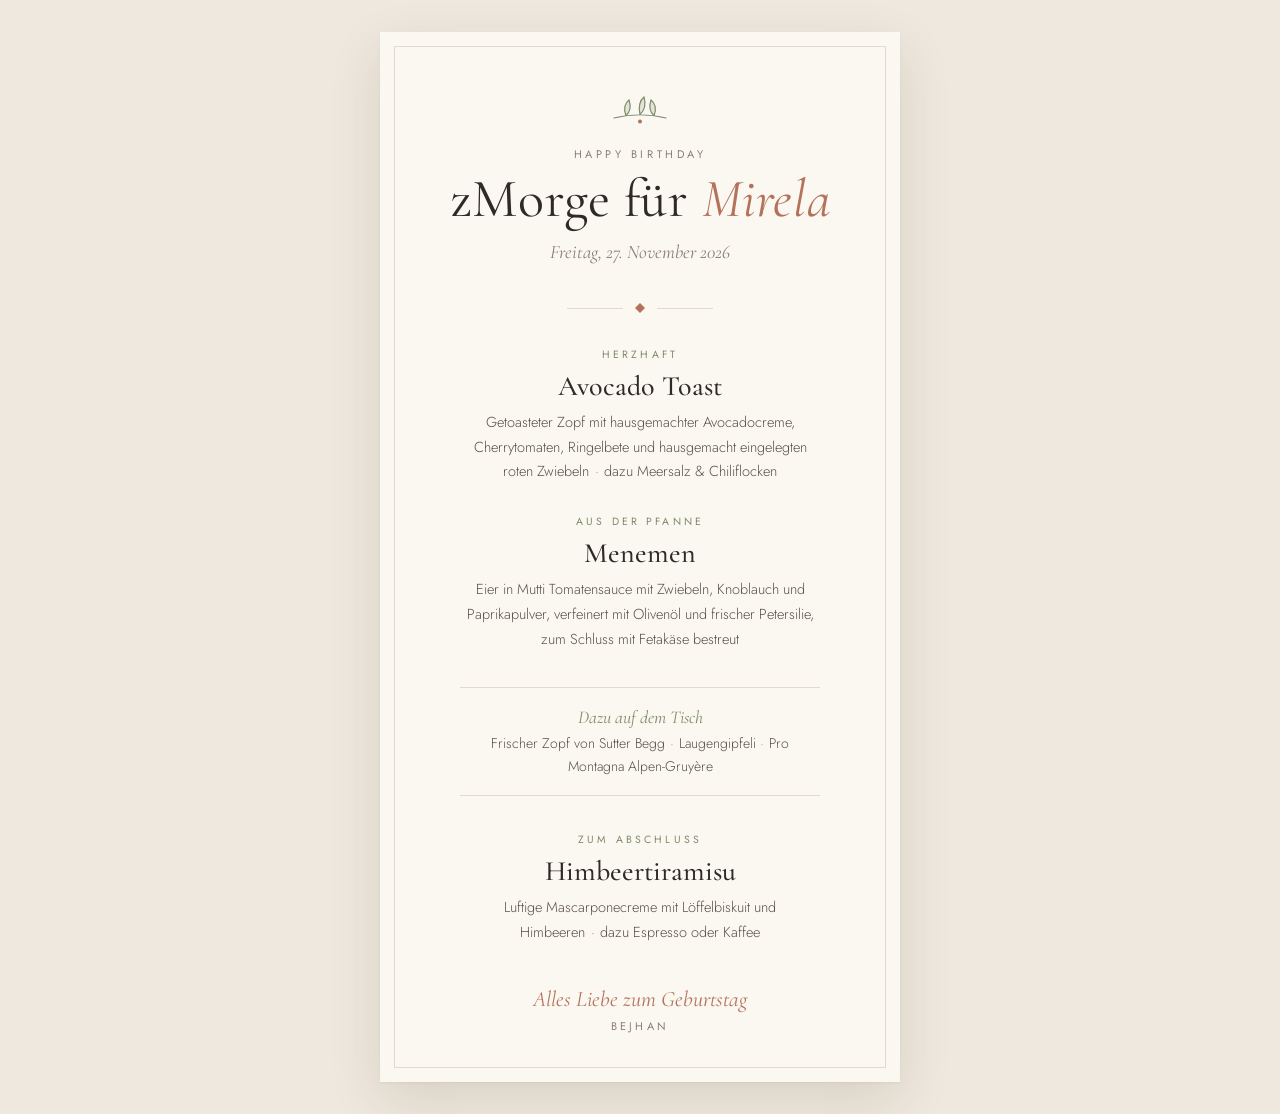
<file: zmorge.html>
<!DOCTYPE html>
<html lang="de-CH">
<head>
<meta charset="UTF-8">
<meta name="viewport" content="width=device-width, initial-scale=1">
<meta name="robots" content="noindex, nofollow">
<title>zMorge für Mirela</title>
<link rel="preconnect" href="https://fonts.googleapis.com">
<link rel="preconnect" href="https://fonts.gstatic.com" crossorigin>
<link href="https://fonts.googleapis.com/css2?family=Cormorant+Garamond:ital,wght@0,400;0,500;0,600;1,400;1,500&family=Jost:wght@300;400;500&display=swap" rel="stylesheet">
<style>
  :root {
    --paper: #fbf7f1;
    --ink: #2f2a26;
    --muted: #8a7f74;
    --accent: #b5725a;
    --sage: #7d8c6a;
    --line: #e4d9cb;
  }
  * { box-sizing: border-box; margin: 0; padding: 0; }
  html, body { background: #efe8de; }
  body {
    font-family: "Jost", system-ui, sans-serif;
    color: var(--ink);
    min-height: 100vh;
    display: flex;
    justify-content: center;
    padding: 32px 16px;
    -webkit-font-smoothing: antialiased;
  }
  .card {
    background: var(--paper);
    width: 100%;
    max-width: 520px;
    padding: 56px 44px 48px;
    position: relative;
    box-shadow: 0 1px 2px rgba(60,40,20,.06), 0 18px 50px rgba(60,40,20,.12);
  }
  .card::before {
    content: "";
    position: absolute;
    inset: 14px;
    border: 1px solid var(--line);
    pointer-events: none;
  }
  header { text-align: center; margin-bottom: 40px; }
  .sprig { width: 64px; height: 40px; margin: 0 auto 18px; display: block; }
  .kicker {
    font-size: 11px;
    letter-spacing: .32em;
    text-transform: uppercase;
    color: var(--muted);
    margin-bottom: 10px;
  }
  h1 {
    font-family: "Cormorant Garamond", Georgia, serif;
    font-weight: 400;
    font-size: 54px;
    line-height: 1;
    letter-spacing: .01em;
  }
  h1 em { font-style: italic; color: var(--accent); }
  .date {
    margin-top: 14px;
    font-family: "Cormorant Garamond", Georgia, serif;
    font-style: italic;
    font-size: 19px;
    color: var(--muted);
  }
  .divider {
    display: flex; align-items: center; justify-content: center; gap: 12px;
    margin: 0 auto 34px; color: var(--accent);
  }
  .divider span { height: 1px; width: 56px; background: var(--line); }
  .divider svg { width: 10px; height: 10px; }

  .course { text-align: center; margin-bottom: 30px; }
  .course:last-of-type { margin-bottom: 0; }
  .course-label {
    font-size: 10.5px;
    letter-spacing: .3em;
    text-transform: uppercase;
    color: var(--sage);
    margin-bottom: 8px;
  }
  .course h2 {
    font-family: "Cormorant Garamond", Georgia, serif;
    font-weight: 500;
    font-size: 28px;
    line-height: 1.15;
    margin-bottom: 8px;
  }
  .course p {
    font-weight: 300;
    font-size: 14.5px;
    line-height: 1.7;
    color: #5a5149;
    max-width: 360px;
    margin: 0 auto;
  }
  .dot { color: var(--accent); padding: 0 .35em; }

  .sides {
    margin: 36px auto 0;
    padding: 18px 20px;
    max-width: 360px;
    text-align: center;
    border-top: 1px solid var(--line);
    border-bottom: 1px solid var(--line);
  }
  .sides-label {
    font-family: "Cormorant Garamond", Georgia, serif;
    font-style: italic;
    font-size: 18px;
    color: var(--sage);
    margin-bottom: 4px;
  }
  .sides p {
    font-weight: 300;
    font-size: 14px;
    line-height: 1.6;
    color: #5a5149;
  }

  .dessert { margin-top: 36px; }

  footer {
    text-align: center;
    margin-top: 42px;
  }
  footer p {
    font-family: "Cormorant Garamond", Georgia, serif;
    font-style: italic;
    font-size: 22px;
    color: var(--accent);
  }
  footer small {
    display: block;
    margin-top: 6px;
    font-size: 11px;
    letter-spacing: .28em;
    text-transform: uppercase;
    color: var(--muted);
  }

  @media (max-width: 420px) {
    .card { padding: 48px 28px 40px; }
    h1 { font-size: 44px; }
    .course h2 { font-size: 25px; }
  }
  @media print {
    @page { size: A5; margin: 0; }
    html, body { background: var(--paper); padding: 0; }
    .card { box-shadow: none; max-width: none; min-height: 100vh; padding: 14mm 12mm; }
    * { -webkit-print-color-adjust: exact; print-color-adjust: exact; }
  }
</style>
</head>
<body>
  <main class="card">
    <header>
      <svg class="sprig" viewBox="0 0 64 40" fill="none" stroke="#7d8c6a" stroke-width="1.2" stroke-linecap="round" aria-hidden="true">
        <path d="M6 30 C 22 26, 42 26, 58 30"/>
        <path d="M18 27.5 C 15 21, 17 15, 21 12 C 23 18, 22 24, 18 27.5Z" fill="#7d8c6a" fill-opacity=".18"/>
        <path d="M32 26.5 C 30 19, 32 12, 36 9 C 38 16, 37 22, 32 26.5Z" fill="#7d8c6a" fill-opacity=".18"/>
        <path d="M46 27.5 C 49 21, 47 15, 43 12 C 41 18, 42 24, 46 27.5Z" fill="#7d8c6a" fill-opacity=".18"/>
        <circle cx="32" cy="33.5" r="2" fill="#b5725a" stroke="none"/>
      </svg>
      <div class="kicker">Happy Birthday</div>
      <h1>zMorge für <em>Mirela</em></h1>
      <div class="date">Freitag, 27. November 2026</div>
    </header>

    <div class="divider" aria-hidden="true">
      <span></span>
      <svg viewBox="0 0 10 10"><path d="M5 0 L10 5 L5 10 L0 5Z" fill="currentColor"/></svg>
      <span></span>
    </div>

    <section class="course">
      <div class="course-label">Herzhaft</div>
      <h2>Avocado Toast</h2>
      <p>Getoasteter Zopf mit hausgemachter Avocadocreme, Cherrytomaten, Ringelbete und hausgemacht eingelegten roten Zwiebeln<span class="dot">·</span>dazu Meersalz &amp; Chiliflocken</p>
    </section>

    <section class="course">
      <div class="course-label">Aus der Pfanne</div>
      <h2>Menemen</h2>
      <p>Eier in Mutti Tomatensauce mit Zwiebeln, Knoblauch und Paprikapulver, verfeinert mit Olivenöl und frischer Petersilie, zum Schluss mit Fetakäse bestreut</p>
    </section>

    <aside class="sides">
      <div class="sides-label">Dazu auf dem Tisch</div>
      <p>Frischer Zopf von Sutter Begg<span class="dot">·</span>Laugengipfeli<span class="dot">·</span>Pro Montagna Alpen-Gruyère</p>
    </aside>

    <section class="course dessert">
      <div class="course-label">Zum Abschluss</div>
      <h2>Himbeertiramisu</h2>
      <p>Luftige Mascarponecreme mit Löffelbiskuit und Himbeeren<span class="dot">·</span>dazu Espresso oder Kaffee</p>
    </section>

    <footer>
      <p>Alles Liebe zum Geburtstag</p>
      <small>Bejhan</small>
    </footer>
  </main>
</body>
</html>
</file>
